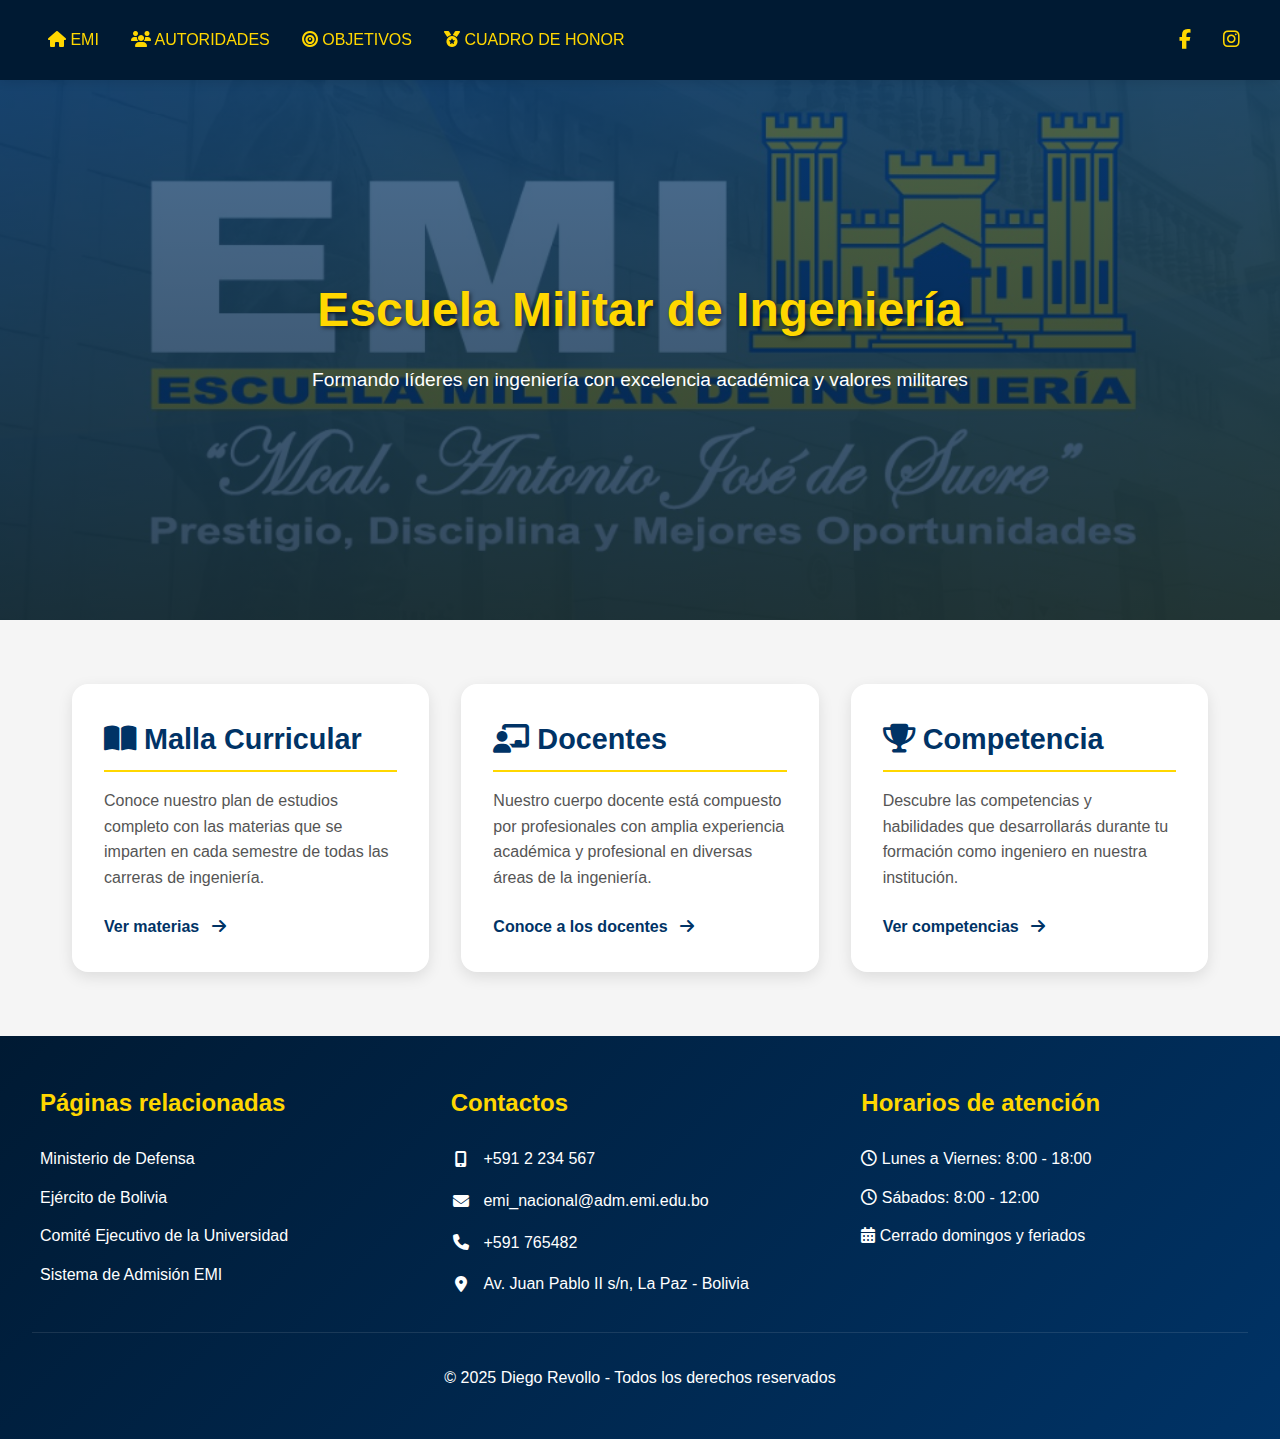
<file: index.html>
<!DOCTYPE html>
<html lang="es">
<head>
    <meta charset="UTF-8">
    <meta name="viewport" content="width=device-width, initial-scale=1.0">
    <title>EMI - Escuela Militar de Ingeniería</title>
    <link rel="stylesheet" href="https://cdnjs.cloudflare.com/ajax/libs/font-awesome/6.4.0/css/all.min.css">
    <link rel="stylesheet" href="./src/css/index.css">
</head>
<body>
    <nav class="nav1">
        <ul class="nav-links">
            <li><a href="#"><i class="fas fa-home"></i> EMI</a></li>
            <li><a href="./pages/autoridades.html"><i class="fas fa-users"></i> AUTORIDADES</a></li>
            <li><a href="./pages/objetivos.html"><i class="fas fa-bullseye"></i> OBJETIVOS</a></li>
            <li><a href="./pages/cuadrohonor.html"><i class="fas fa-medal"></i> CUADRO DE HONOR</a></li>
        </ul>
        <div class="social-links-nav">
            <a href="https://www.facebook.com/EMI.UALP/?locale=es_LA" target="_blank"><i class="fab fa-facebook-f"></i></a>
            <a href="https://www.instagram.com/emi.lapaz/?hl=es" target="_blank"><i class="fab fa-instagram"></i></a>
        </div>
    </nav>
    
    <section class="hero">
        <img src="./src/img/emi.png" alt="EMI - Escuela Militar de Ingeniería">
        <div class="hero-content">
            <h1>Escuela Militar de Ingeniería</h1>
            <p>Formando líderes en ingeniería con excelencia académica y valores militares</p>
        </div>
    </section>

    <div class="contenedor">
        <a href="./pages/materias.html" class="texto">
            <div class="texto-content">
                <h1><i class="fas fa-book-open"></i> Malla Curricular</h1>
                <p>Conoce nuestro plan de estudios completo con las materias que se imparten en cada semestre de todas las carreras de ingeniería.</p>
                <span class="texto-link">Ver materias <i class="fas fa-arrow-right"></i></span>
            </div>
        </a>
        
        <a href="./pages/docentes.html" class="texto">
            <div class="texto-content">
                <h1><i class="fas fa-chalkboard-teacher"></i> Docentes</h1>
                <p>Nuestro cuerpo docente está compuesto por profesionales con amplia experiencia académica y profesional en diversas áreas de la ingeniería.</p>
                <span class="texto-link">Conoce a los docentes <i class="fas fa-arrow-right"></i></span>
            </div>
        </a>
        
        <a href="./pages/competencia.html" class="texto">
            <div class="texto-content">
                <h1><i class="fas fa-trophy"></i> Competencia</h1>
                <p>Descubre las competencias y habilidades que desarrollarás durante tu formación como ingeniero en nuestra institución.</p>
                <span class="texto-link">Ver competencias <i class="fas fa-arrow-right"></i></span>
            </div>
        </a>
    </div>

    <footer>
        <div class="footer-content">
            <div class="footer-section">
                <h2>Páginas relacionadas</h2>
                <ul>
                    <li><a href="#" target="_blank">Ministerio de Defensa</a></li>
                    <li><a href="#" target="_blank">Ejército de Bolivia</a></li>
                    <li><a href="#" target="_blank">Comité Ejecutivo de la Universidad</a></li>
                    <li><a href="#" target="_blank">Sistema de Admisión EMI</a></li>
                </ul>
            </div>
            
            <div class="footer-section">
                <h2>Contactos</h2>
                <div class="contactos">
                    <a href="tel:+5912234567"><i class="fas fa-mobile-alt"></i> +591 2 234 567</a>
                    <a href="mailto:emi_nacional@adm.emi.edu.bo"><i class="fas fa-envelope"></i> emi_nacional@adm.emi.edu.bo</a>
                    <a href="tel:+591765482"><i class="fas fa-phone"></i> +591 765482</a>
                    <a href="#"><i class="fas fa-map-marker-alt"></i> Av. Juan Pablo II s/n, La Paz - Bolivia</a>
                </div>
            </div>
            
            <div class="footer-section">
                <h2>Horarios de atención</h2>
                <ul>
                    <li><i class="far fa-clock"></i> Lunes a Viernes: 8:00 - 18:00</li>
                    <li><i class="far fa-clock"></i> Sábados: 8:00 - 12:00</li>
                    <li><i class="fas fa-calendar-alt"></i> Cerrado domingos y feriados</li>
                </ul>
            </div>
        </div>
        
        <div class="copyright">
            <p>&copy; 2025 Diego Revollo - Todos los derechos reservados</p>
        </div>
    </footer>
</body>
</html>
</file>
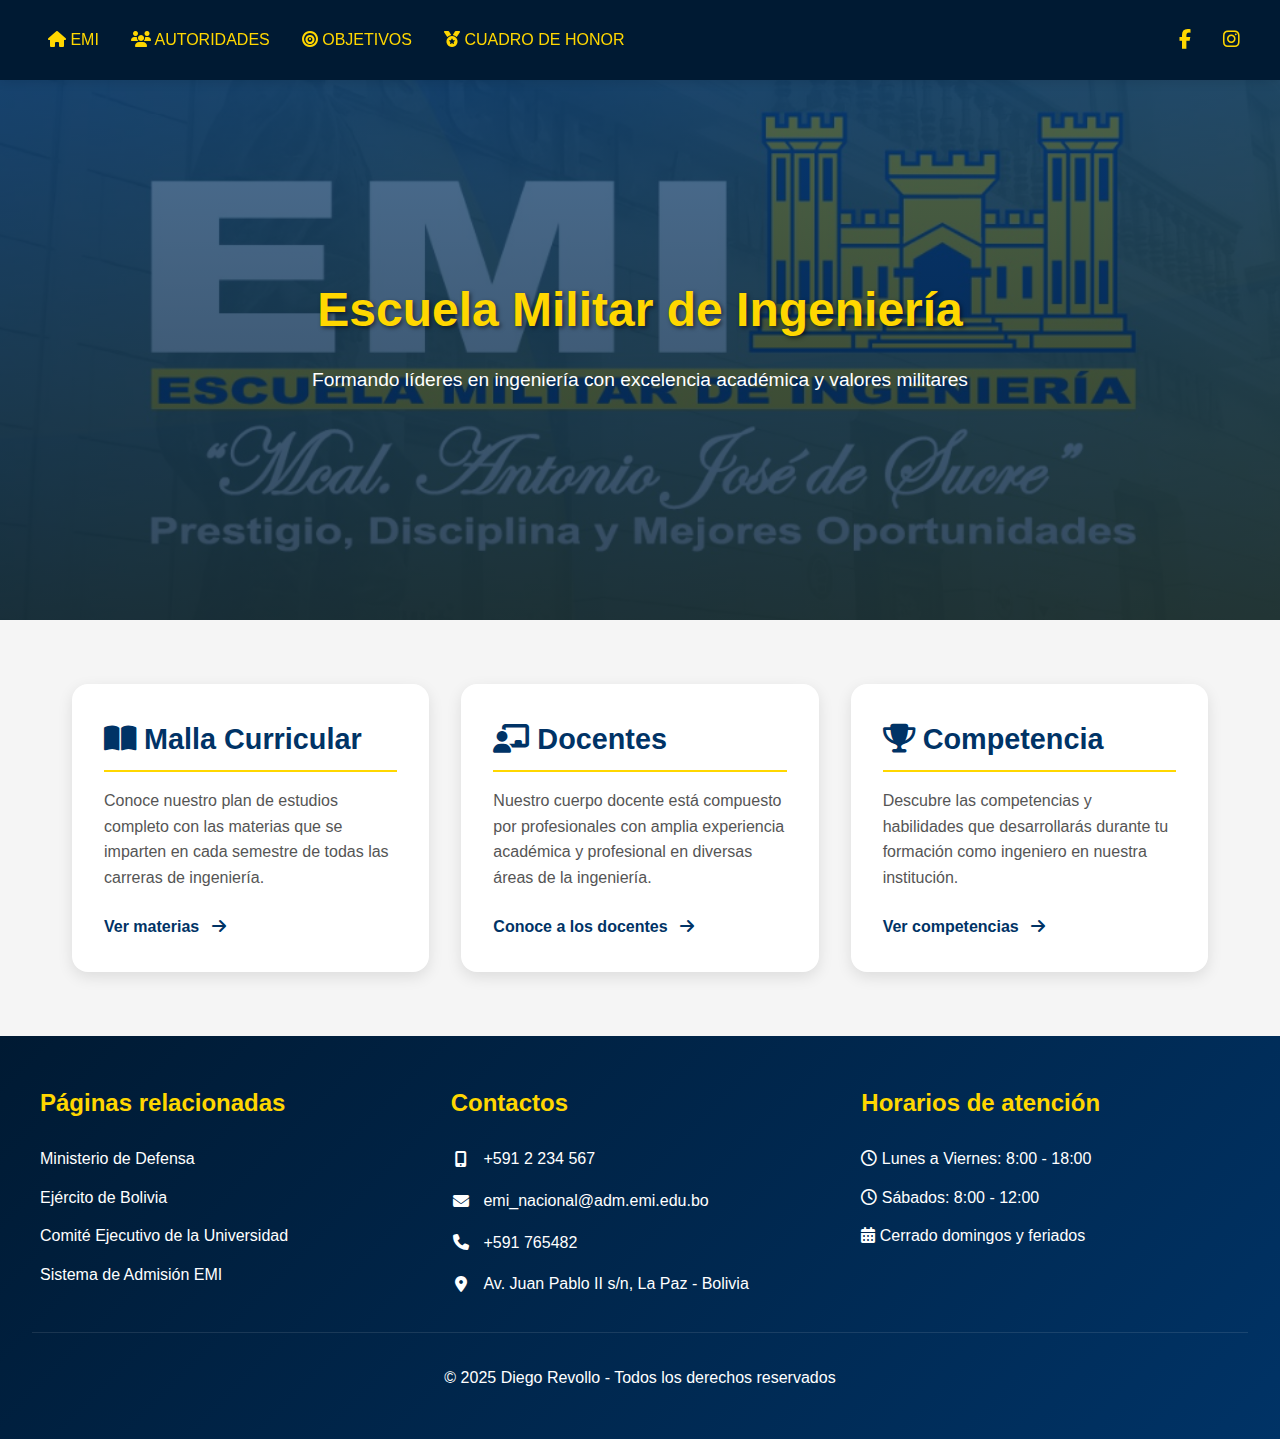
<file: Pagina web sistemas emi/index.html>
<!DOCTYPE html>
<html lang="es">
<head>
    <meta charset="UTF-8">
    <meta name="viewport" content="width=device-width, initial-scale=1.0">
    <title>EMI - Escuela Militar de Ingeniería</title>
    <link rel="stylesheet" href="https://cdnjs.cloudflare.com/ajax/libs/font-awesome/6.4.0/css/all.min.css">
    <link rel="stylesheet" href="./src/css/index.css">
</head>
<body>
    <nav class="nav1">
        <ul class="nav-links">
            <li><a href="#"><i class="fas fa-home"></i> EMI</a></li>
            <li><a href="./pages/autoridades.html"><i class="fas fa-users"></i> AUTORIDADES</a></li>
            <li><a href="./pages/objetivos.html"><i class="fas fa-bullseye"></i> OBJETIVOS</a></li>
            <li><a href="./pages/cuadrohonor.html"><i class="fas fa-medal"></i> CUADRO DE HONOR</a></li>
        </ul>
        <div class="social-links-nav">
            <a href="https://www.facebook.com/EMI.UALP/?locale=es_LA" target="_blank"><i class="fab fa-facebook-f"></i></a>
            <a href="https://www.instagram.com/emi.lapaz/?hl=es" target="_blank"><i class="fab fa-instagram"></i></a>
        </div>
    </nav>
    
    <section class="hero">
        <img src="./src/img/emi.png" alt="EMI - Escuela Militar de Ingeniería">
        <div class="hero-content">
            <h1>Escuela Militar de Ingeniería</h1>
            <p>Formando líderes en ingeniería con excelencia académica y valores militares</p>
        </div>
    </section>

    <div class="contenedor">
        <a href="./pages/materias.html" class="texto">
            <div class="texto-content">
                <h1><i class="fas fa-book-open"></i> Malla Curricular</h1>
                <p>Conoce nuestro plan de estudios completo con las materias que se imparten en cada semestre de todas las carreras de ingeniería.</p>
                <span class="texto-link">Ver materias <i class="fas fa-arrow-right"></i></span>
            </div>
        </a>
        
        <a href="./pages/docentes.html" class="texto">
            <div class="texto-content">
                <h1><i class="fas fa-chalkboard-teacher"></i> Docentes</h1>
                <p>Nuestro cuerpo docente está compuesto por profesionales con amplia experiencia académica y profesional en diversas áreas de la ingeniería.</p>
                <span class="texto-link">Conoce a los docentes <i class="fas fa-arrow-right"></i></span>
            </div>
        </a>
        
        <a href="./pages/competencia.html" class="texto">
            <div class="texto-content">
                <h1><i class="fas fa-trophy"></i> Competencia</h1>
                <p>Descubre las competencias y habilidades que desarrollarás durante tu formación como ingeniero en nuestra institución.</p>
                <span class="texto-link">Ver competencias <i class="fas fa-arrow-right"></i></span>
            </div>
        </a>
    </div>

    <footer>
        <div class="footer-content">
            <div class="footer-section">
                <h2>Páginas relacionadas</h2>
                <ul>
                    <li><a href="#" target="_blank">Ministerio de Defensa</a></li>
                    <li><a href="#" target="_blank">Ejército de Bolivia</a></li>
                    <li><a href="#" target="_blank">Comité Ejecutivo de la Universidad</a></li>
                    <li><a href="#" target="_blank">Sistema de Admisión EMI</a></li>
                </ul>
            </div>
            
            <div class="footer-section">
                <h2>Contactos</h2>
                <div class="contactos">
                    <a href="tel:+5912234567"><i class="fas fa-mobile-alt"></i> +591 2 234 567</a>
                    <a href="mailto:emi_nacional@adm.emi.edu.bo"><i class="fas fa-envelope"></i> emi_nacional@adm.emi.edu.bo</a>
                    <a href="tel:+591765482"><i class="fas fa-phone"></i> +591 765482</a>
                    <a href="#"><i class="fas fa-map-marker-alt"></i> Av. Juan Pablo II s/n, La Paz - Bolivia</a>
                </div>
            </div>
            
            <div class="footer-section">
                <h2>Horarios de atención</h2>
                <ul>
                    <li><i class="far fa-clock"></i> Lunes a Viernes: 8:00 - 18:00</li>
                    <li><i class="far fa-clock"></i> Sábados: 8:00 - 12:00</li>
                    <li><i class="fas fa-calendar-alt"></i> Cerrado domingos y feriados</li>
                </ul>
            </div>
        </div>
        
        <div class="copyright">
            <p>&copy; 2025 Diego Revollo - Todos los derechos reservados</p>
        </div>
    </footer>
</body>
</html>
</file>
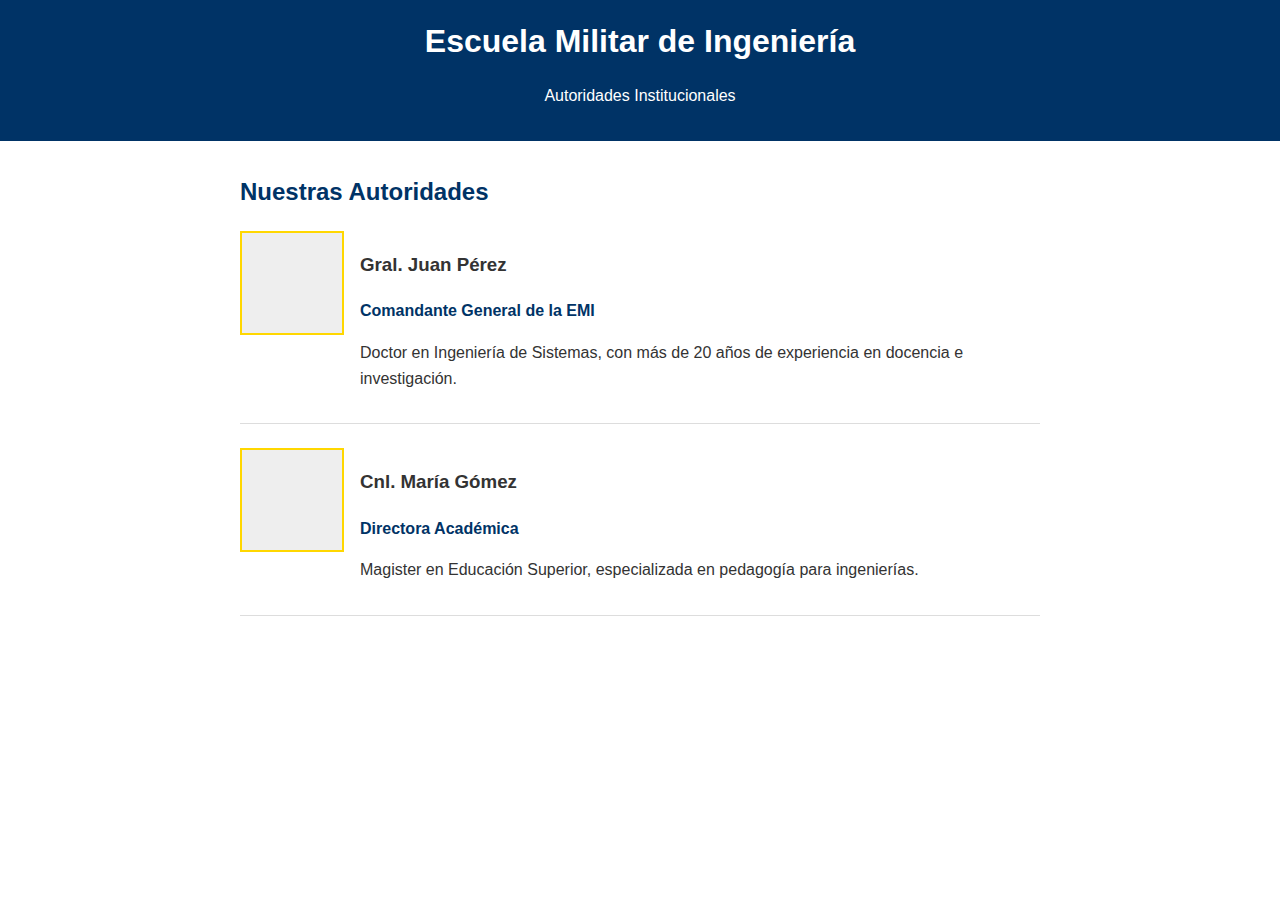
<file: pages/autoridades.html>
<!DOCTYPE html>
<html lang="es">
<head>
    <meta charset="UTF-8">
    <meta name="viewport" content="width=device-width, initial-scale=1.0">
    <title>Autoridades - EMI</title>
    <style>
        :root {
            --emi-blue: #003366;
            --emi-gold: #FFD700;
            --emi-light: #F0F8FF;
        }
        
        body {
            font-family: Arial, sans-serif;
            margin: 0;
            padding: 0;
            line-height: 1.6;
            color: #333;
        }
        
        header {
            background-color: var(--emi-blue);
            color: white;
            padding: 1rem;
            text-align: center;
        }
        header h1 {
            margin: 0;
            color: white;
        }
        
        main {
            max-width: 800px;
            margin: 2rem auto;
            padding: 0 1rem;
        }
        
        h1, h2 {
            color: var(--emi-blue);
        }
        
        .authority-card {
            display: flex;
            margin-bottom: 1.5rem;
            border-bottom: 1px solid #ddd;
            padding-bottom: 1rem;
        }
        
        .authority-img {
            width: 100px;
            height: 100px;
            background-color: #eee;
            margin-right: 1rem;
            border: 2px solid var(--emi-gold);
        }
        
        .authority-info {
            flex: 1;
        }
        
        .position {
            color: var(--emi-blue);
            font-weight: bold;
        }
        
    </style>
</head>
<body>
    <header>
        <h1>Escuela Militar de Ingeniería</h1>
        <p>Autoridades Institucionales</p>
    </header>
    
    
    <main>
        <h2>Nuestras Autoridades</h2>
        
        <div class="authority-card">
            <div class="authority-img"></div>
            <div class="authority-info">
                <h3>Gral. Juan Pérez</h3>
                <p class="position">Comandante General de la EMI</p>
                <p>Doctor en Ingeniería de Sistemas, con más de 20 años de experiencia en docencia e investigación.</p>
            </div>
        </div>
        
        <div class="authority-card">
            <div class="authority-img"></div>
            <div class="authority-info">
                <h3>Cnl. María Gómez</h3>
                <p class="position">Directora Académica</p>
                <p>Magister en Educación Superior, especializada en pedagogía para ingenierías.</p>
            </div>
        </div>
    </main>
</body>
</html>
</file>
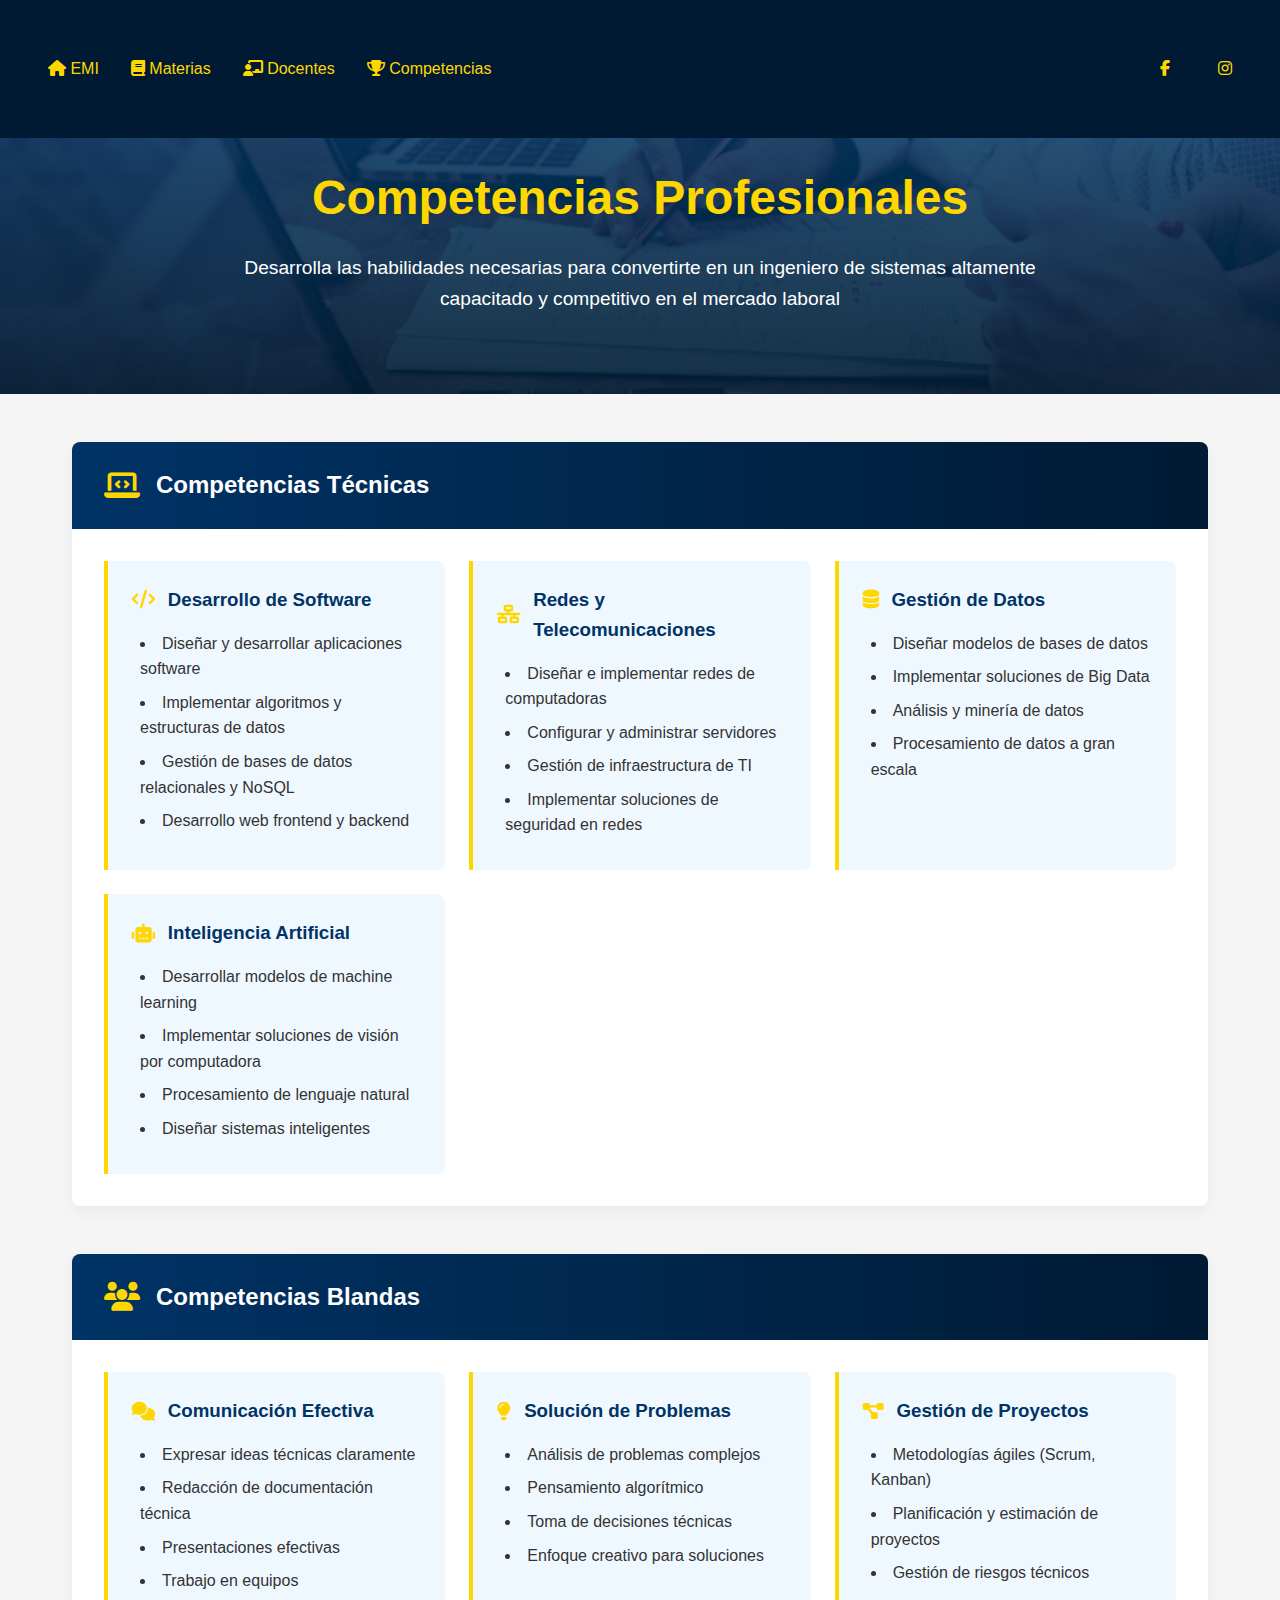
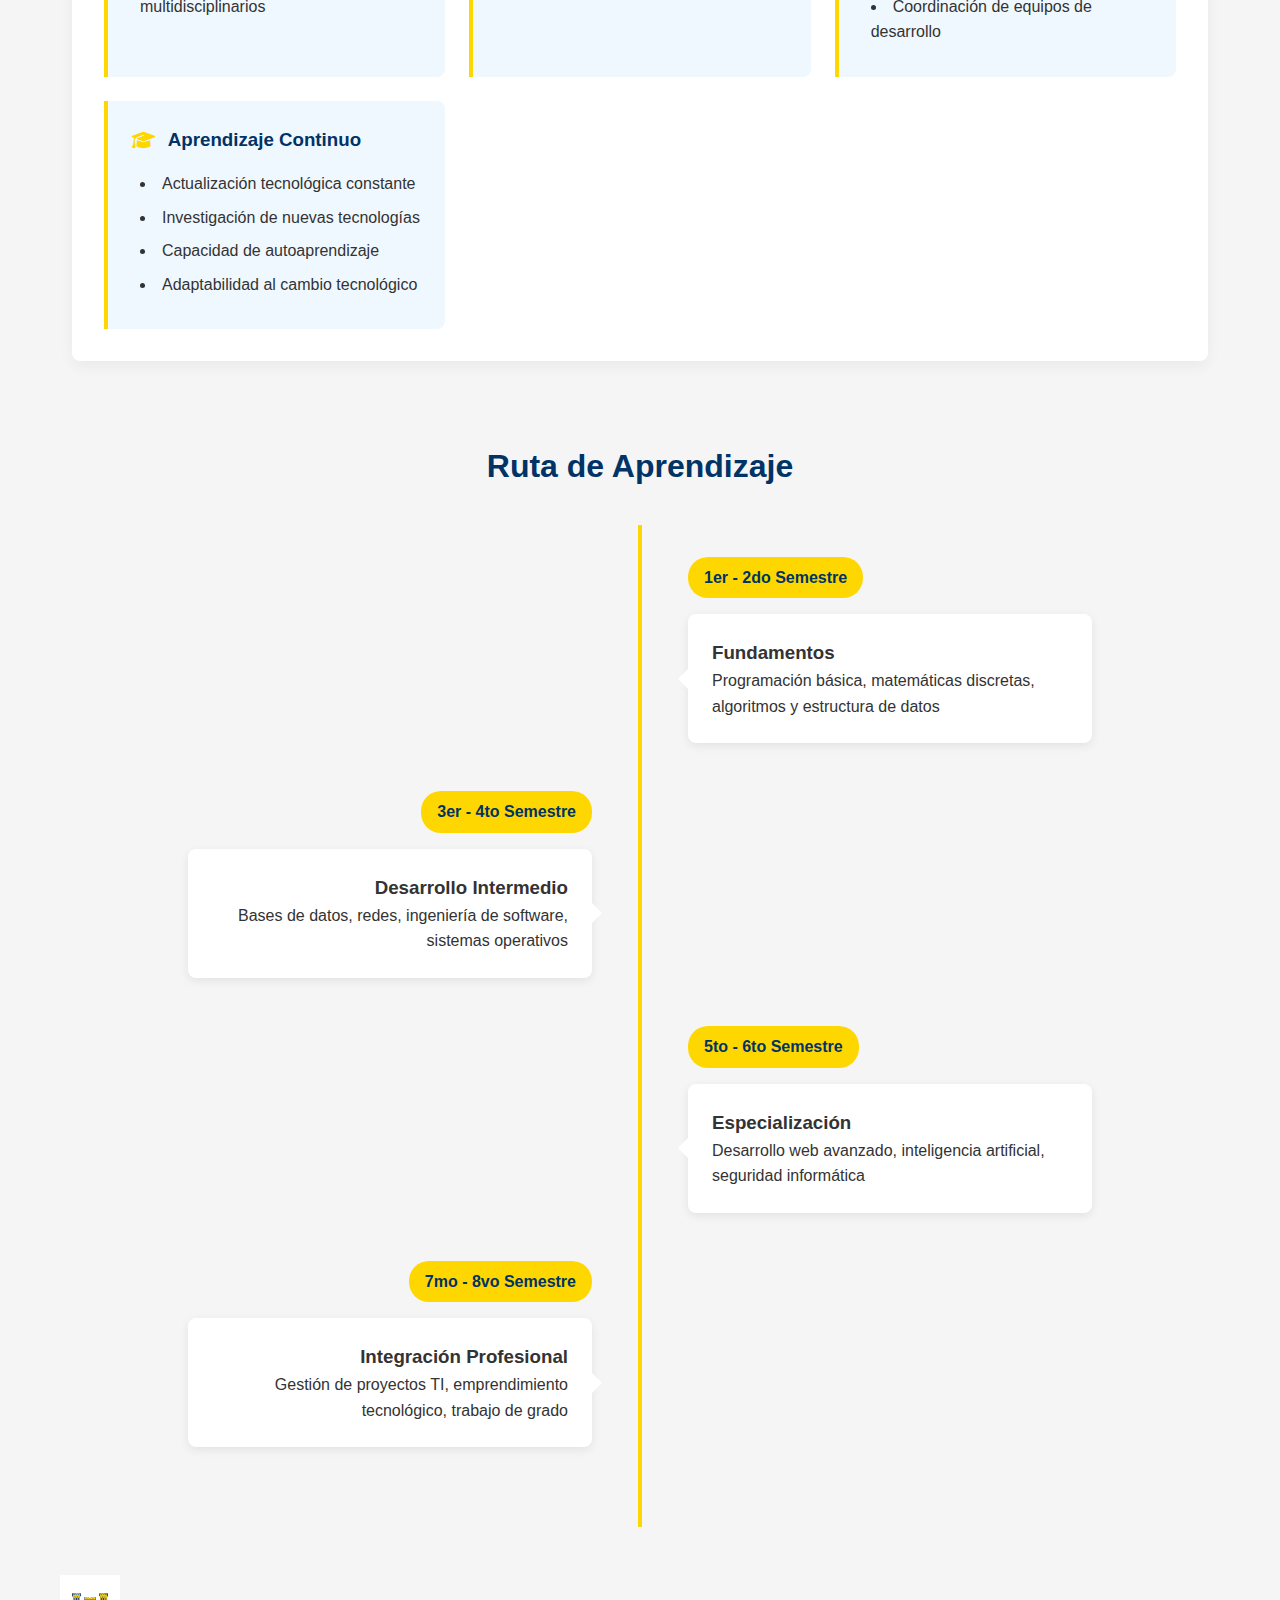
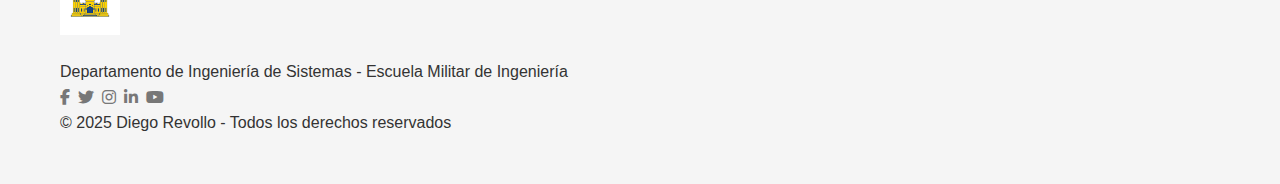
<file: pages/competencia.html>
<!DOCTYPE html>
<html lang="es">
<head>
    <meta charset="UTF-8">
    <meta name="viewport" content="width=device-width, initial-scale=1.0">
    <title>Competencias - Ingeniería de Sistemas EMI</title>
    <link rel="stylesheet" href="https://cdnjs.cloudflare.com/ajax/libs/font-awesome/6.4.0/css/all.min.css">
    <link rel="stylesheet" href="../src/css/competencia.css">
    </head>
<body>
    <nav class="nav1">
        <ul class="nav-links">
            <li><a href="../index.html"><i class="fas fa-home"></i> EMI</a></li>
            <li><a href="materias.html"><i class="fas fa-book"></i> Materias</a></li>
            <li><a href="docentes.html"><i class="fas fa-chalkboard-teacher"></i> Docentes</a></li>
            <li><a href="#"><i class="fas fa-trophy"></i> Competencias</a></li>
        </ul>
        <div class="social-links-nav">
            <a href="https://www.facebook.com/EMI.UALP/?locale=es_LA" target="_blank"><i class="fab fa-facebook-f"></i></a>
            <a href="https://www.instagram.com/emi.lapaz/?hl=es" target="_blank"><i class="fab fa-instagram"></i></a>
        </div>
    </nav>
    
    <section class="competence-hero">
        <h1>Competencias Profesionales</h1>
        <p>Desarrolla las habilidades necesarias para convertirte en un ingeniero de sistemas altamente capacitado y competitivo en el mercado laboral</p>
    </section>
    
    <div class="competence-container">
        <section class="competence-section">
            <div class="competence-header">
                <i class="fas fa-laptop-code competence-icon"></i>
                <h2>Competencias Técnicas</h2>
            </div>
            <div class="competence-content">
                <div class="competence-grid">
                    <div class="competence-card">
                        <h3><i class="fas fa-code"></i> Desarrollo de Software</h3>
                        <ul>
                            <li>Diseñar y desarrollar aplicaciones software</li>
                            <li>Implementar algoritmos y estructuras de datos</li>
                            <li>Gestión de bases de datos relacionales y NoSQL</li>
                            <li>Desarrollo web frontend y backend</li>
                        </ul>
                    </div>
                    
                    <div class="competence-card">
                        <h3><i class="fas fa-network-wired"></i> Redes y Telecomunicaciones</h3>
                        <ul>
                            <li>Diseñar e implementar redes de computadoras</li>
                            <li>Configurar y administrar servidores</li>
                            <li>Gestión de infraestructura de TI</li>
                            <li>Implementar soluciones de seguridad en redes</li>
                        </ul>
                    </div>
                    
                    <div class="competence-card">
                        <h3><i class="fas fa-database"></i> Gestión de Datos</h3>
                        <ul>
                            <li>Diseñar modelos de bases de datos</li>
                            <li>Implementar soluciones de Big Data</li>
                            <li>Análisis y minería de datos</li>
                            <li>Procesamiento de datos a gran escala</li>
                        </ul>
                    </div>
                    
                    <div class="competence-card">
                        <h3><i class="fas fa-robot"></i> Inteligencia Artificial</h3>
                        <ul>
                            <li>Desarrollar modelos de machine learning</li>
                            <li>Implementar soluciones de visión por computadora</li>
                            <li>Procesamiento de lenguaje natural</li>
                            <li>Diseñar sistemas inteligentes</li>
                        </ul>
                    </div>
                </div>
            </div>
        </section>
        
        <section class="competence-section">
            <div class="competence-header">
                <i class="fas fa-users competence-icon"></i>
                <h2>Competencias Blandas</h2>
            </div>
            <div class="competence-content">
                <div class="competence-grid">
                    <div class="competence-card">
                        <h3><i class="fas fa-comments"></i> Comunicación Efectiva</h3>
                        <ul>
                            <li>Expresar ideas técnicas claramente</li>
                            <li>Redacción de documentación técnica</li>
                            <li>Presentaciones efectivas</li>
                            <li>Trabajo en equipos multidisciplinarios</li>
                        </ul>
                    </div>
                    
                    <div class="competence-card">
                        <h3><i class="fas fa-lightbulb"></i> Solución de Problemas</h3>
                        <ul>
                            <li>Análisis de problemas complejos</li>
                            <li>Pensamiento algorítmico</li>
                            <li>Toma de decisiones técnicas</li>
                            <li>Enfoque creativo para soluciones</li>
                        </ul>
                    </div>
                    
                    <div class="competence-card">
                        <h3><i class="fas fa-project-diagram"></i> Gestión de Proyectos</h3>
                        <ul>
                            <li>Metodologías ágiles (Scrum, Kanban)</li>
                            <li>Planificación y estimación de proyectos</li>
                            <li>Gestión de riesgos técnicos</li>
                            <li>Coordinación de equipos de desarrollo</li>
                        </ul>
                    </div>
                    
                    <div class="competence-card">
                        <h3><i class="fas fa-graduation-cap"></i> Aprendizaje Continuo</h3>
                        <ul>
                            <li>Actualización tecnológica constante</li>
                            <li>Investigación de nuevas tecnologías</li>
                            <li>Capacidad de autoaprendizaje</li>
                            <li>Adaptabilidad al cambio tecnológico</li>
                        </ul>
                    </div>
                </div>
            </div>
        </section>
        
        <section class="learning-path">
            <h2>Ruta de Aprendizaje</h2>
            <div class="path-container">
                <div class="path-line"></div>
                
                <div class="path-item">
                    <span class="path-year">1er - 2do Semestre</span>
                    <div class="path-content">
                        <h3>Fundamentos</h3>
                        <p>Programación básica, matemáticas discretas, algoritmos y estructura de datos</p>
                    </div>
                </div>
                
                <div class="path-item">
                    <span class="path-year">3er - 4to Semestre</span>
                    <div class="path-content">
                        <h3>Desarrollo Intermedio</h3>
                        <p>Bases de datos, redes, ingeniería de software, sistemas operativos</p>
                    </div>
                </div>
                
                <div class="path-item">
                    <span class="path-year">5to - 6to Semestre</span>
                    <div class="path-content">
                        <h3>Especialización</h3>
                        <p>Desarrollo web avanzado, inteligencia artificial, seguridad informática</p>
                    </div>
                </div>
                
                <div class="path-item">
                    <span class="path-year">7mo - 8vo Semestre</span>
                    <div class="path-content">
                        <h3>Integración Profesional</h3>
                        <p>Gestión de proyectos TI, emprendimiento tecnológico, trabajo de grado</p>
                    </div>
                </div>
            </div>
        </section>
    </div>
    <footer>
        <div class="container">
            <img src="../src/img/logo.png" alt="Logo EMI" style="height: 60px; margin-bottom: 1rem">
            <p>Departamento de Ingeniería de Sistemas - Escuela Militar de Ingeniería</p>
            <div class="social-links">
                <a href="#"><i class="fab fa-facebook-f"></i></a>
                <a href="#"><i class="fab fa-twitter"></i></a>
                <a href="#"><i class="fab fa-instagram"></i></a>
                <a href="#"><i class="fab fa-linkedin-in"></i></a>
                <a href="#"><i class="fab fa-youtube"></i></a>
            </div>
            <p>&copy; 2025 Diego Revollo - Todos los derechos reservados</p>
        </div>
    </footer>
    
</body>
</html>
</file>
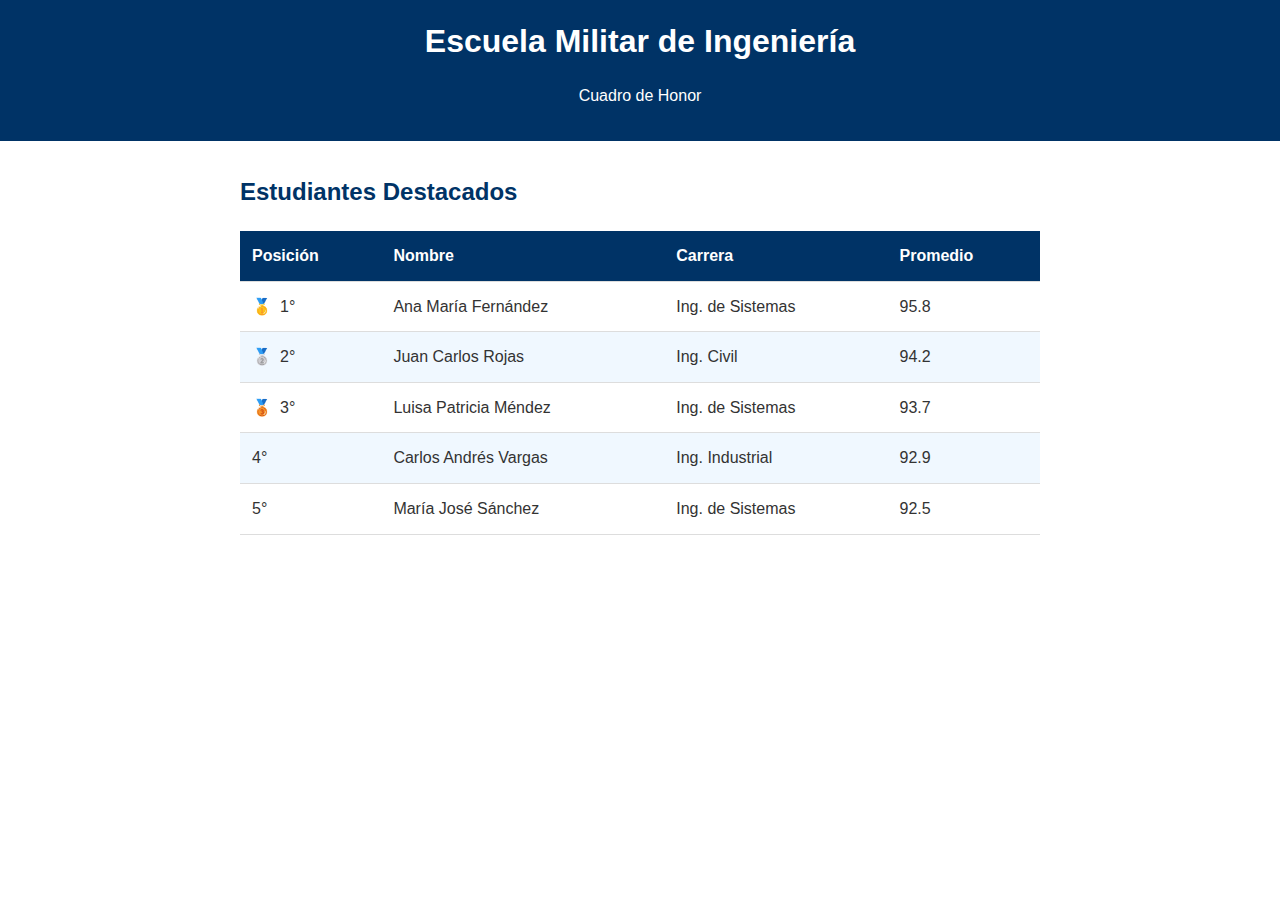
<file: pages/cuadrohonor.html>
<!DOCTYPE html>
<html lang="es">
<head>
    <meta charset="UTF-8">
    <meta name="viewport" content="width=device-width, initial-scale=1.0">
    <title>Cuadro de Honor - EMI</title>
    <style>
        :root {
            --emi-blue: #003366;
            --emi-gold: #FFD700;
            --emi-light: #F0F8FF;
        }
        
        body {
            font-family: Arial, sans-serif;
            margin: 0;
            padding: 0;
            line-height: 1.6;
            color: #333;
        }
        
        header {
            background-color: var(--emi-blue);
            color: white;
            padding: 1rem;
            text-align: center;
        }
        header h1 {
            margin: 0;
            color: white;
        }
        
        main {
            max-width: 800px;
            margin: 2rem auto;
            padding: 0 1rem;
        }
        
        h1, h2 {
            color: var(--emi-blue);
        }
        
        table {
            width: 100%;
            border-collapse: collapse;
            margin-top: 1rem;
        }
        
        th, td {
            padding: 0.75rem;
            text-align: left;
            border-bottom: 1px solid #ddd;
        }
        
        th {
            background-color: var(--emi-blue);
            color: white;
        }
        
        tr:nth-child(even) {
            background-color: var(--emi-light);
        }
        
        .medal {
            color: var(--emi-gold);
            margin-right: 0.5rem;
        }
    </style>
</head>
<body>
    <header>
        <h1>Escuela Militar de Ingeniería</h1>
        <p>Cuadro de Honor</p>
    </header>
    
    <main>
        <h2>Estudiantes Destacados</h2>
        
        <table>
            <thead>
                <tr>
                    <th>Posición</th>
                    <th>Nombre</th>
                    <th>Carrera</th>
                    <th>Promedio</th>
                </tr>
            </thead>
            <tbody>
                <tr>
                    <td><span class="medal">🥇</span>1°</td>
                    <td>Ana María Fernández</td>
                    <td>Ing. de Sistemas</td>
                    <td>95.8</td>
                </tr>
                <tr>
                    <td><span class="medal">🥈</span>2°</td>
                    <td>Juan Carlos Rojas</td>
                    <td>Ing. Civil</td>
                    <td>94.2</td>
                </tr>
                <tr>
                    <td><span class="medal">🥉</span>3°</td>
                    <td>Luisa Patricia Méndez</td>
                    <td>Ing. de Sistemas</td>
                    <td>93.7</td>
                </tr>
                <tr>
                    <td>4°</td>
                    <td>Carlos Andrés Vargas</td>
                    <td>Ing. Industrial</td>
                    <td>92.9</td>
                </tr>
                <tr>
                    <td>5°</td>
                    <td>María José Sánchez</td>
                    <td>Ing. de Sistemas</td>
                    <td>92.5</td>
                </tr>
            </tbody>
        </table>
    </main>
</body>
</html>
</file>
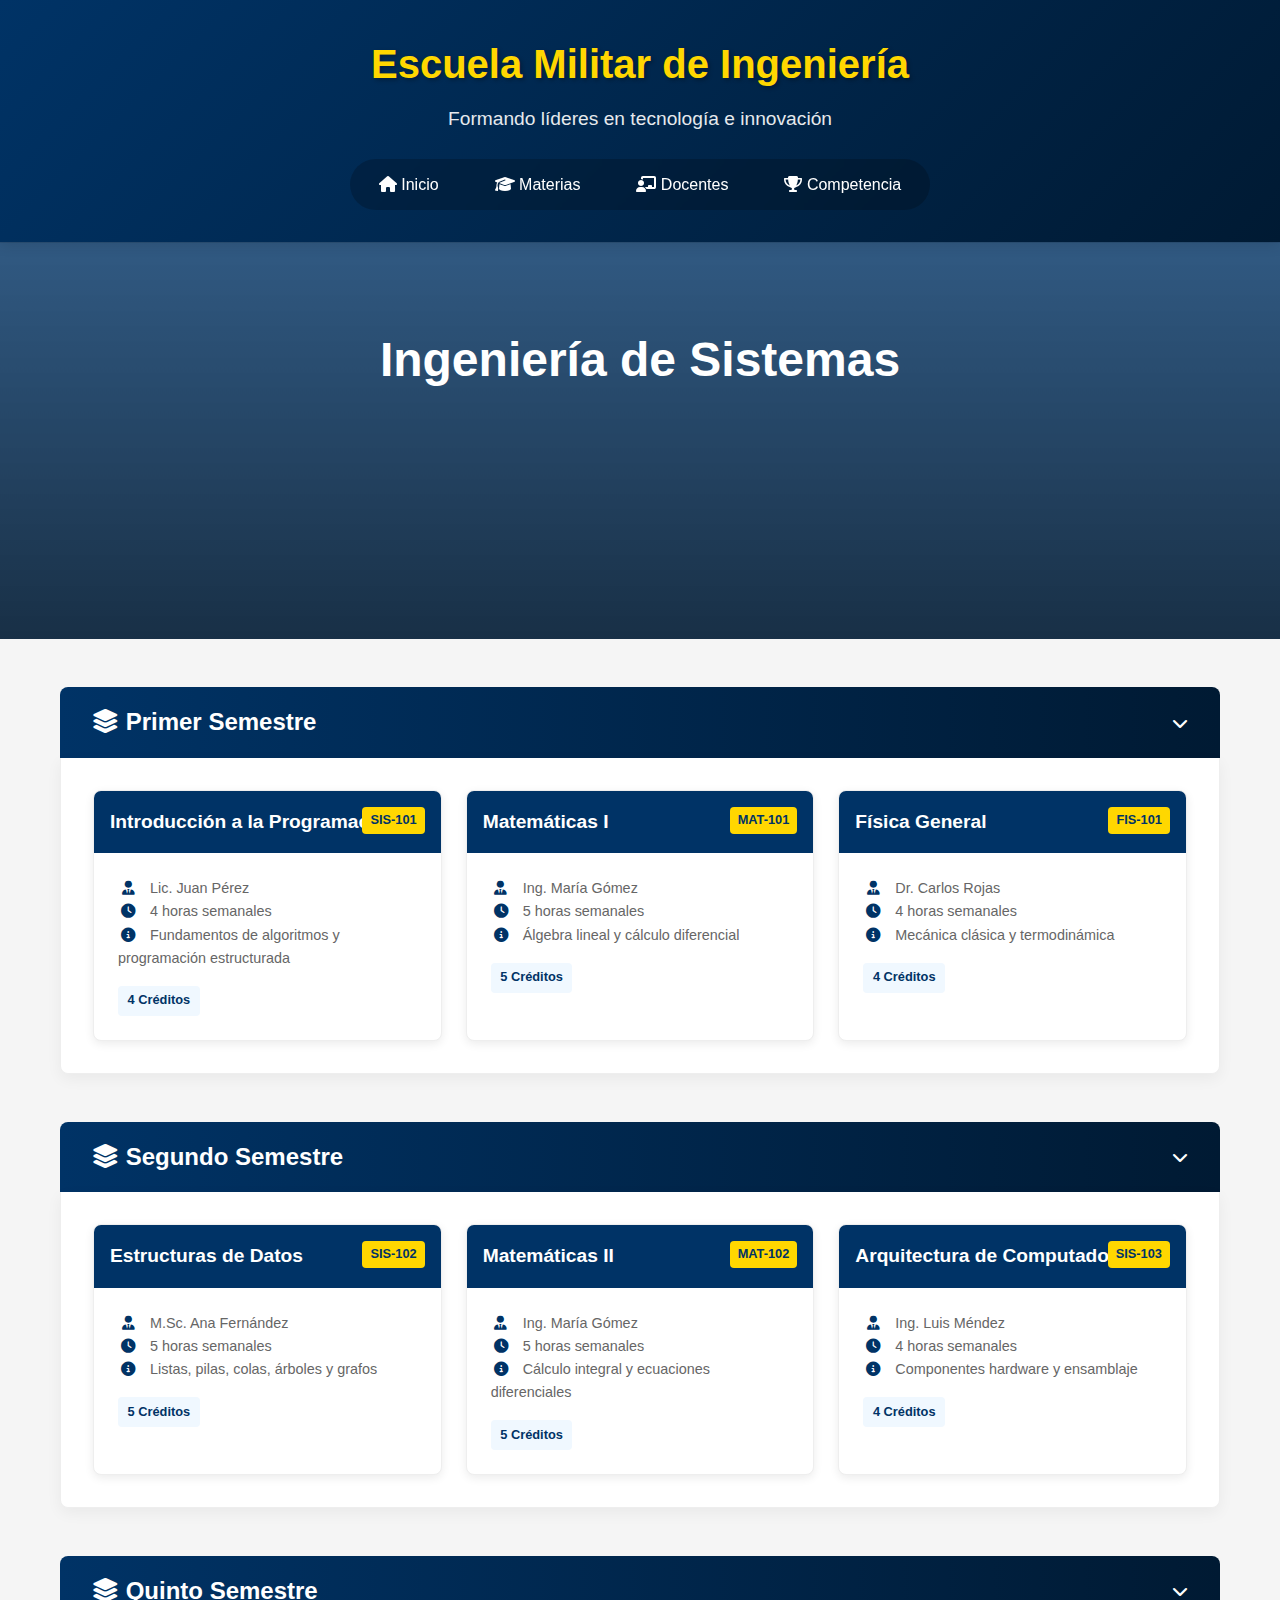
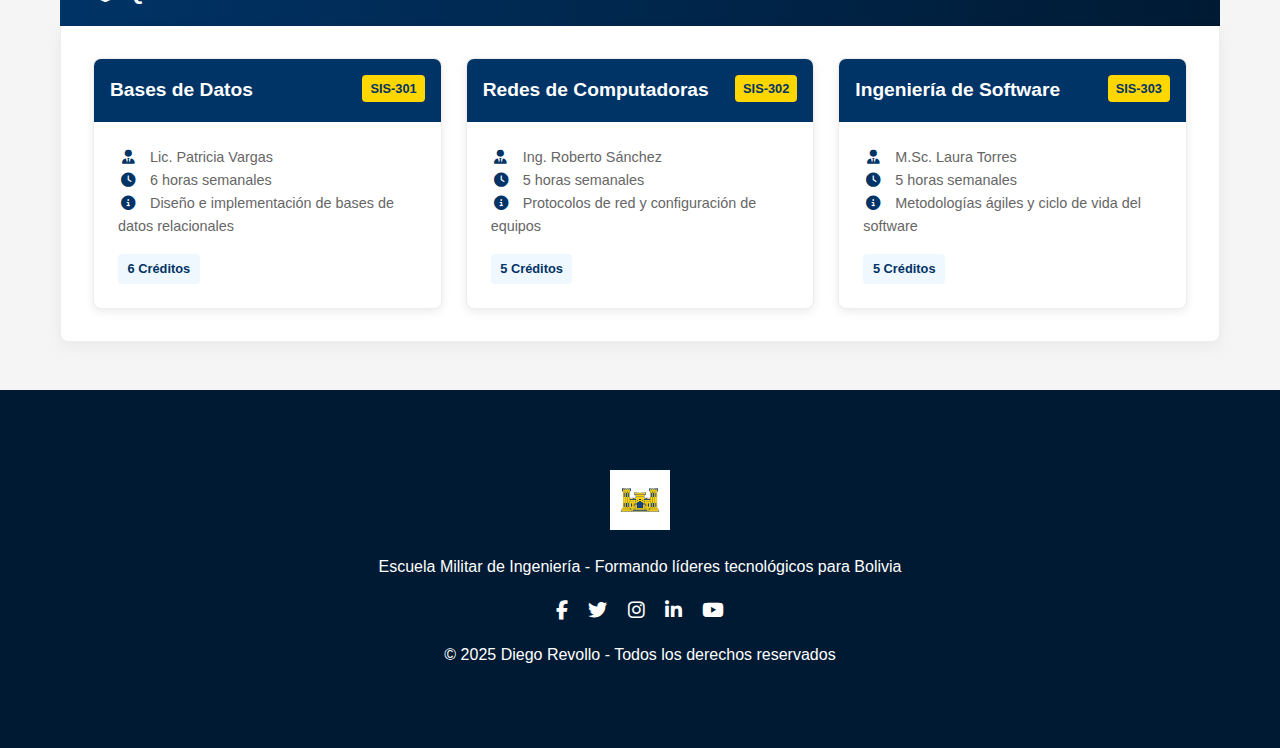
<file: pages/materias.html>
<!DOCTYPE html>
<html lang="es">
<head>
    <meta charset="UTF-8">
    <meta name="viewport" content="width=device-width, initial-scale=1.0">
    <title>EMI - Ingeniería de Sistemas</title>
    <link rel="stylesheet" href="https://cdnjs.cloudflare.com/ajax/libs/font-awesome/6.4.0/css/all.min.css">
    <link rel="stylesheet" href="../src/css/materias.css">
</head>
<body>
    <header>
        <div class="header-content">
            <h1>Escuela Militar de Ingeniería</h1>
            <p class="subtitle">Formando líderes en tecnología e innovación</p>
            <nav>
                <ul>
                    <li><a href="../index.html"><i class="fas fa-home"></i> Inicio</a></li>
                    <li><a href="./docentes.html"><i class="fas fa-graduation-cap"></i> Materias</a></li>
                    <li><a href="#"><i class="fas fa-chalkboard-teacher"></i> Docentes</a></li>
                    <li><a href="./competencia.html"><i class="fas fa-trophy"></i> Competencia</a></li>
                </ul>
            </nav>
        </div>
    </header>
    
    <section class="hero">
        <h2>Ingeniería de Sistemas</h2>
        <p>Descubre el plan de estudios completo de la carrera que combina tecnología, innovación y desarrollo de soluciones digitales para el mundo moderno.</p>
        <a href="#" class="btn"><i class="fas fa-download"></i> Descargar Malla Curricular</a>
    </section>
    
    <div class="container">
        <section class="semester-section">
            <div class="semester-header">
                <h3><i class="fas fa-layer-group"></i> Primer Semestre</h3>
                <i class="fas fa-chevron-down"></i>
            </div>
            <div class="semester-content">
                <div class="subject-card">
                    <div class="subject-header">
                        <h4>Introducción a la Programación</h4>
                        <span class="subject-code">SIS-101</span>
                    </div>
                    <div class="subject-body">
                        <div class="subject-info">
                            <p><i class="fas fa-user-tie"></i> Lic. Juan Pérez</p>
                            <p><i class="fas fa-clock"></i> 4 horas semanales</p>
                            <p><i class="fas fa-info-circle"></i> Fundamentos de algoritmos y programación estructurada</p>
                        </div>
                        <span class="creditos">4 Créditos</span>
                    </div>
                </div>
                
                <div class="subject-card">
                    <div class="subject-header">
                        <h4>Matemáticas I</h4>
                        <span class="subject-code">MAT-101</span>
                    </div>
                    <div class="subject-body">
                        <div class="subject-info">
                            <p><i class="fas fa-user-tie"></i> Ing. María Gómez</p>
                            <p><i class="fas fa-clock"></i> 5 horas semanales</p>
                            <p><i class="fas fa-info-circle"></i> Álgebra lineal y cálculo diferencial</p>
                        </div>
                        <span class="creditos">5 Créditos</span>
                    </div>
                </div>
                
                <div class="subject-card">
                    <div class="subject-header">
                        <h4>Física General</h4>
                        <span class="subject-code">FIS-101</span>
                    </div>
                    <div class="subject-body">
                        <div class="subject-info">
                            <p><i class="fas fa-user-tie"></i> Dr. Carlos Rojas</p>
                            <p><i class="fas fa-clock"></i> 4 horas semanales</p>
                            <p><i class="fas fa-info-circle"></i> Mecánica clásica y termodinámica</p>
                        </div>
                        <span class="creditos">4 Créditos</span>
                    </div>
                </div>
            </div>
        </section>
        
        <section class="semester-section">
            <div class="semester-header">
                <h3><i class="fas fa-layer-group"></i> Segundo Semestre</h3>
                <i class="fas fa-chevron-down"></i>
            </div>
            <div class="semester-content">
                <div class="subject-card">
                    <div class="subject-header">
                        <h4>Estructuras de Datos</h4>
                        <span class="subject-code">SIS-102</span>
                    </div>
                    <div class="subject-body">
                        <div class="subject-info">
                            <p><i class="fas fa-user-tie"></i> M.Sc. Ana Fernández</p>
                            <p><i class="fas fa-clock"></i> 5 horas semanales</p>
                            <p><i class="fas fa-info-circle"></i> Listas, pilas, colas, árboles y grafos</p>
                        </div>
                        <span class="creditos">5 Créditos</span>
                    </div>
                </div>
                
                <div class="subject-card">
                    <div class="subject-header">
                        <h4>Matemáticas II</h4>
                        <span class="subject-code">MAT-102</span>
                    </div>
                    <div class="subject-body">
                        <div class="subject-info">
                            <p><i class="fas fa-user-tie"></i> Ing. María Gómez</p>
                            <p><i class="fas fa-clock"></i> 5 horas semanales</p>
                            <p><i class="fas fa-info-circle"></i> Cálculo integral y ecuaciones diferenciales</p>
                        </div>
                        <span class="creditos">5 Créditos</span>
                    </div>
                </div>
                
                <div class="subject-card">
                    <div class="subject-header">
                        <h4>Arquitectura de Computadoras</h4>
                        <span class="subject-code">SIS-103</span>
                    </div>
                    <div class="subject-body">
                        <div class="subject-info">
                            <p><i class="fas fa-user-tie"></i> Ing. Luis Méndez</p>
                            <p><i class="fas fa-clock"></i> 4 horas semanales</p>
                            <p><i class="fas fa-info-circle"></i> Componentes hardware y ensamblaje</p>
                        </div>
                        <span class="creditos">4 Créditos</span>
                    </div>
                </div>
            </div>
        </section>
        
        <!-- Puedes agregar más semestres aquí -->
        
        <section class="semester-section">
            <div class="semester-header">
                <h3><i class="fas fa-layer-group"></i> Quinto Semestre</h3>
                <i class="fas fa-chevron-down"></i>
            </div>
            <div class="semester-content">
                <div class="subject-card">
                    <div class="subject-header">
                        <h4>Bases de Datos</h4>
                        <span class="subject-code">SIS-301</span>
                    </div>
                    <div class="subject-body">
                        <div class="subject-info">
                            <p><i class="fas fa-user-tie"></i> Lic. Patricia Vargas</p>
                            <p><i class="fas fa-clock"></i> 6 horas semanales</p>
                            <p><i class="fas fa-info-circle"></i> Diseño e implementación de bases de datos relacionales</p>
                        </div>
                        <span class="creditos">6 Créditos</span>
                    </div>
                </div>
                
                <div class="subject-card">
                    <div class="subject-header">
                        <h4>Redes de Computadoras</h4>
                        <span class="subject-code">SIS-302</span>
                    </div>
                    <div class="subject-body">
                        <div class="subject-info">
                            <p><i class="fas fa-user-tie"></i> Ing. Roberto Sánchez</p>
                            <p><i class="fas fa-clock"></i> 5 horas semanales</p>
                            <p><i class="fas fa-info-circle"></i> Protocolos de red y configuración de equipos</p>
                        </div>
                        <span class="creditos">5 Créditos</span>
                    </div>
                </div>
                
                <div class="subject-card">
                    <div class="subject-header">
                        <h4>Ingeniería de Software</h4>
                        <span class="subject-code">SIS-303</span>
                    </div>
                    <div class="subject-body">
                        <div class="subject-info">
                            <p><i class="fas fa-user-tie"></i> M.Sc. Laura Torres</p>
                            <p><i class="fas fa-clock"></i> 5 horas semanales</p>
                            <p><i class="fas fa-info-circle"></i> Metodologías ágiles y ciclo de vida del software</p>
                        </div>
                        <span class="creditos">5 Créditos</span>
                    </div>
                </div>
            </div>
        </section>
    </div>
    
    <footer>
        <div class="container">
            <img src="../src/img/logo.png" alt="Logo EMI" style="height: 60px; margin-bottom: 1rem">
            <p>Escuela Militar de Ingeniería - Formando líderes tecnológicos para Bolivia</p>
            <div class="social-links">
                <a href="#"><i class="fab fa-facebook-f"></i></a>
                <a href="#"><i class="fab fa-twitter"></i></a>
                <a href="#"><i class="fab fa-instagram"></i></a>
                <a href="#"><i class="fab fa-linkedin-in"></i></a>
                <a href="#"><i class="fab fa-youtube"></i></a>
            </div>
            <p>&copy; 2025 Diego Revollo - Todos los derechos reservados</p>
        </div>
    </footer>
    
</body>
</html>
</file>
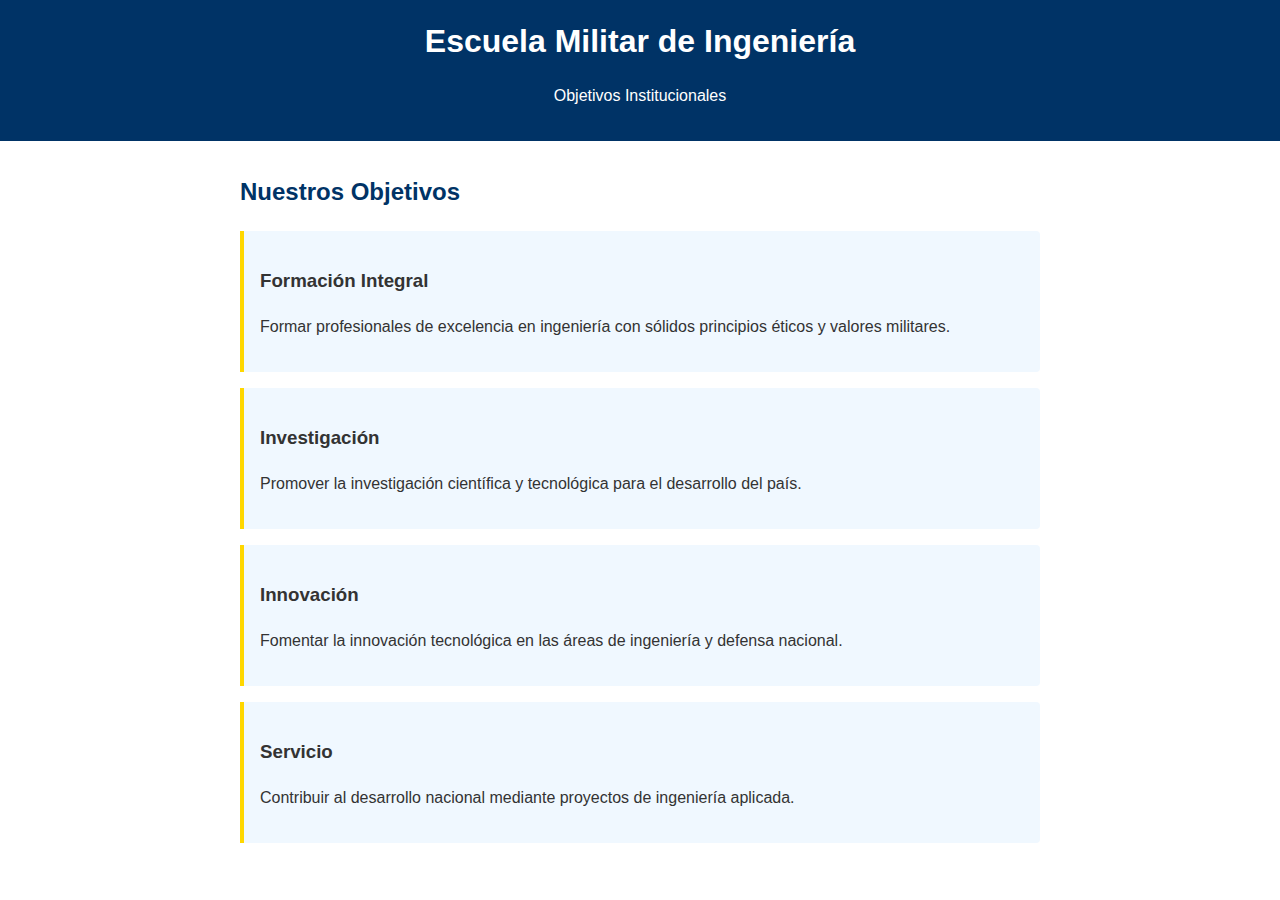
<file: pages/objetivos.html>
<!DOCTYPE html>
<html lang="es">
<head>
    <meta charset="UTF-8">
    <meta name="viewport" content="width=device-width, initial-scale=1.0">
    <title>Objetivos - EMI</title>
    <style>
        :root {
            --emi-blue: #003366;
            --emi-gold: #FFD700;
            --emi-light: #F0F8FF;
        }
        
        body {
            font-family: Arial, sans-serif;
            margin: 0;
            padding: 0;
            line-height: 1.6;
            color: #333;
        }
        
        header {
            background-color: var(--emi-blue);
            color: white;
            padding: 1rem;
            text-align: center;
        }
        header h1 {
            margin: 0;
            color: white;
        }
        
        
        main {
            max-width: 800px;
            margin: 2rem auto;
            padding: 0 1rem;
        }
        
        h1, h2 {
            color: var(--emi-blue);
        }
        
        .objective-card {
            background-color: var(--emi-light);
            border-left: 4px solid var(--emi-gold);
            padding: 1rem;
            margin-bottom: 1rem;
            border-radius: 0 4px 4px 0;
        }
    </style>
</head>
<body>
    <header>
        <h1>Escuela Militar de Ingeniería</h1>
        <p>Objetivos Institucionales</p>
    </header>

    
    <main>
        <h2>Nuestros Objetivos</h2>
        
        <div class="objective-card">
            <h3>Formación Integral</h3>
            <p>Formar profesionales de excelencia en ingeniería con sólidos principios éticos y valores militares.</p>
        </div>
        
        <div class="objective-card">
            <h3>Investigación</h3>
            <p>Promover la investigación científica y tecnológica para el desarrollo del país.</p>
        </div>
        
        <div class="objective-card">
            <h3>Innovación</h3>
            <p>Fomentar la innovación tecnológica en las áreas de ingeniería y defensa nacional.</p>
        </div>
        
        <div class="objective-card">
            <h3>Servicio</h3>
            <p>Contribuir al desarrollo nacional mediante proyectos de ingeniería aplicada.</p>
        </div>
    </main>
</body>
</html>
</file>
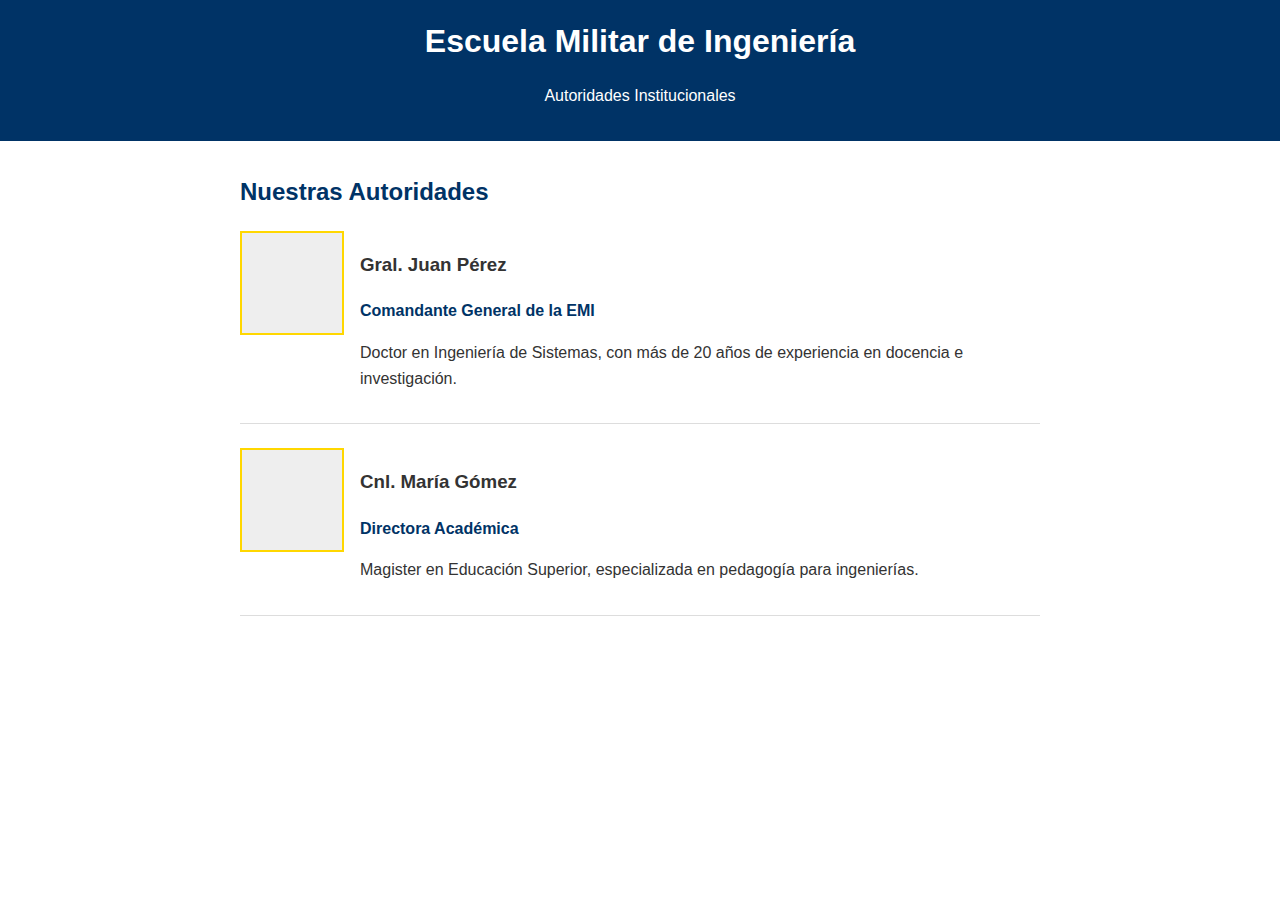
<file: Pagina web sistemas emi/pages/autoridades.html>
<!DOCTYPE html>
<html lang="es">
<head>
    <meta charset="UTF-8">
    <meta name="viewport" content="width=device-width, initial-scale=1.0">
    <title>Autoridades - EMI</title>
    <style>
        :root {
            --emi-blue: #003366;
            --emi-gold: #FFD700;
            --emi-light: #F0F8FF;
        }
        
        body {
            font-family: Arial, sans-serif;
            margin: 0;
            padding: 0;
            line-height: 1.6;
            color: #333;
        }
        
        header {
            background-color: var(--emi-blue);
            color: white;
            padding: 1rem;
            text-align: center;
        }
        header h1 {
            margin: 0;
            color: white;
        }
        
        main {
            max-width: 800px;
            margin: 2rem auto;
            padding: 0 1rem;
        }
        
        h1, h2 {
            color: var(--emi-blue);
        }
        
        .authority-card {
            display: flex;
            margin-bottom: 1.5rem;
            border-bottom: 1px solid #ddd;
            padding-bottom: 1rem;
        }
        
        .authority-img {
            width: 100px;
            height: 100px;
            background-color: #eee;
            margin-right: 1rem;
            border: 2px solid var(--emi-gold);
        }
        
        .authority-info {
            flex: 1;
        }
        
        .position {
            color: var(--emi-blue);
            font-weight: bold;
        }
        
    </style>
</head>
<body>
    <header>
        <h1>Escuela Militar de Ingeniería</h1>
        <p>Autoridades Institucionales</p>
    </header>
    
    
    <main>
        <h2>Nuestras Autoridades</h2>
        
        <div class="authority-card">
            <div class="authority-img"></div>
            <div class="authority-info">
                <h3>Gral. Juan Pérez</h3>
                <p class="position">Comandante General de la EMI</p>
                <p>Doctor en Ingeniería de Sistemas, con más de 20 años de experiencia en docencia e investigación.</p>
            </div>
        </div>
        
        <div class="authority-card">
            <div class="authority-img"></div>
            <div class="authority-info">
                <h3>Cnl. María Gómez</h3>
                <p class="position">Directora Académica</p>
                <p>Magister en Educación Superior, especializada en pedagogía para ingenierías.</p>
            </div>
        </div>
    </main>
</body>
</html>
</file>
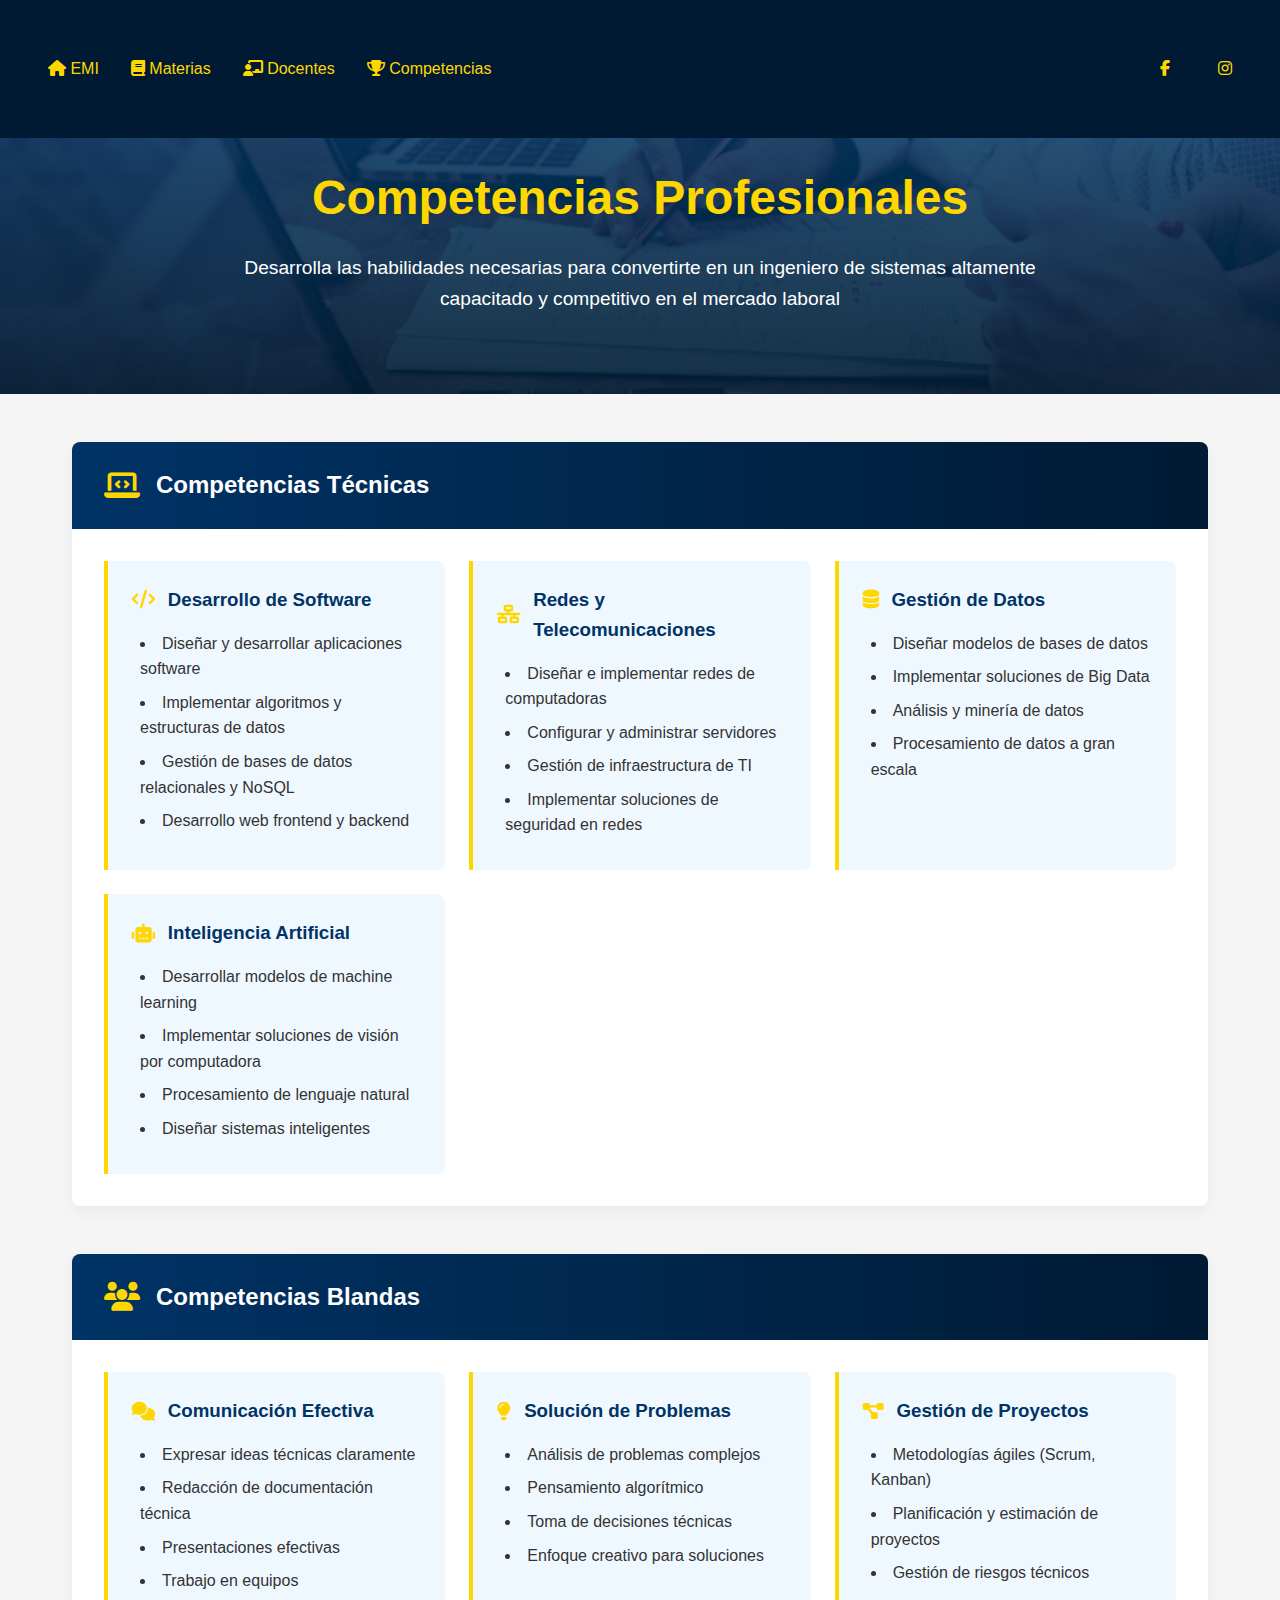
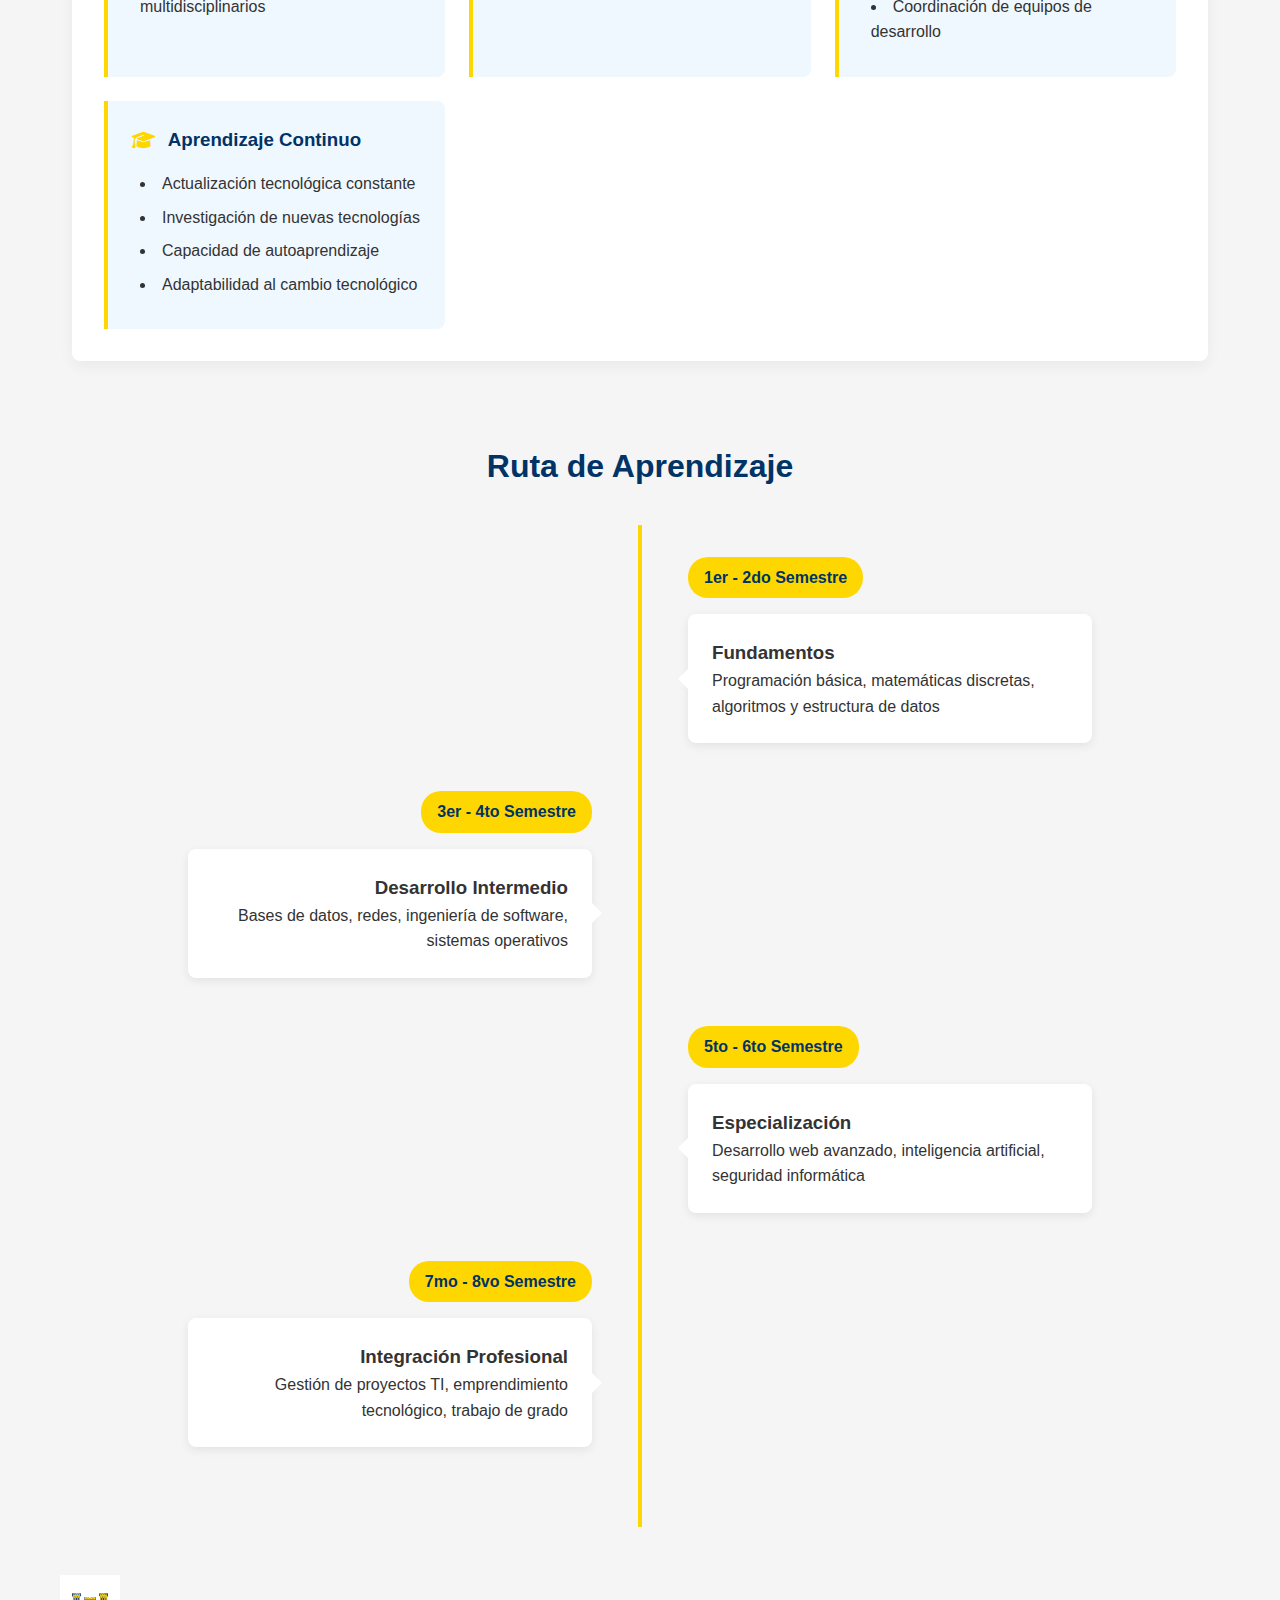
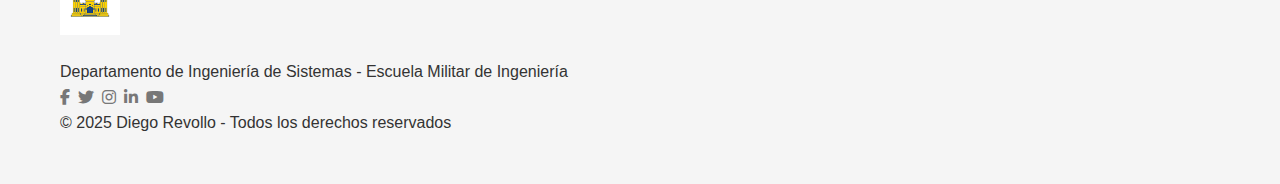
<file: Pagina web sistemas emi/pages/competencia.html>
<!DOCTYPE html>
<html lang="es">
<head>
    <meta charset="UTF-8">
    <meta name="viewport" content="width=device-width, initial-scale=1.0">
    <title>Competencias - Ingeniería de Sistemas EMI</title>
    <link rel="stylesheet" href="https://cdnjs.cloudflare.com/ajax/libs/font-awesome/6.4.0/css/all.min.css">
    <link rel="stylesheet" href="../src/css/competencia.css">
    </head>
<body>
    <nav class="nav1">
        <ul class="nav-links">
            <li><a href="../index.html"><i class="fas fa-home"></i> EMI</a></li>
            <li><a href="materias.html"><i class="fas fa-book"></i> Materias</a></li>
            <li><a href="docentes.html"><i class="fas fa-chalkboard-teacher"></i> Docentes</a></li>
            <li><a href="#"><i class="fas fa-trophy"></i> Competencias</a></li>
        </ul>
        <div class="social-links-nav">
            <a href="https://www.facebook.com/EMI.UALP/?locale=es_LA" target="_blank"><i class="fab fa-facebook-f"></i></a>
            <a href="https://www.instagram.com/emi.lapaz/?hl=es" target="_blank"><i class="fab fa-instagram"></i></a>
        </div>
    </nav>
    
    <section class="competence-hero">
        <h1>Competencias Profesionales</h1>
        <p>Desarrolla las habilidades necesarias para convertirte en un ingeniero de sistemas altamente capacitado y competitivo en el mercado laboral</p>
    </section>
    
    <div class="competence-container">
        <section class="competence-section">
            <div class="competence-header">
                <i class="fas fa-laptop-code competence-icon"></i>
                <h2>Competencias Técnicas</h2>
            </div>
            <div class="competence-content">
                <div class="competence-grid">
                    <div class="competence-card">
                        <h3><i class="fas fa-code"></i> Desarrollo de Software</h3>
                        <ul>
                            <li>Diseñar y desarrollar aplicaciones software</li>
                            <li>Implementar algoritmos y estructuras de datos</li>
                            <li>Gestión de bases de datos relacionales y NoSQL</li>
                            <li>Desarrollo web frontend y backend</li>
                        </ul>
                    </div>
                    
                    <div class="competence-card">
                        <h3><i class="fas fa-network-wired"></i> Redes y Telecomunicaciones</h3>
                        <ul>
                            <li>Diseñar e implementar redes de computadoras</li>
                            <li>Configurar y administrar servidores</li>
                            <li>Gestión de infraestructura de TI</li>
                            <li>Implementar soluciones de seguridad en redes</li>
                        </ul>
                    </div>
                    
                    <div class="competence-card">
                        <h3><i class="fas fa-database"></i> Gestión de Datos</h3>
                        <ul>
                            <li>Diseñar modelos de bases de datos</li>
                            <li>Implementar soluciones de Big Data</li>
                            <li>Análisis y minería de datos</li>
                            <li>Procesamiento de datos a gran escala</li>
                        </ul>
                    </div>
                    
                    <div class="competence-card">
                        <h3><i class="fas fa-robot"></i> Inteligencia Artificial</h3>
                        <ul>
                            <li>Desarrollar modelos de machine learning</li>
                            <li>Implementar soluciones de visión por computadora</li>
                            <li>Procesamiento de lenguaje natural</li>
                            <li>Diseñar sistemas inteligentes</li>
                        </ul>
                    </div>
                </div>
            </div>
        </section>
        
        <section class="competence-section">
            <div class="competence-header">
                <i class="fas fa-users competence-icon"></i>
                <h2>Competencias Blandas</h2>
            </div>
            <div class="competence-content">
                <div class="competence-grid">
                    <div class="competence-card">
                        <h3><i class="fas fa-comments"></i> Comunicación Efectiva</h3>
                        <ul>
                            <li>Expresar ideas técnicas claramente</li>
                            <li>Redacción de documentación técnica</li>
                            <li>Presentaciones efectivas</li>
                            <li>Trabajo en equipos multidisciplinarios</li>
                        </ul>
                    </div>
                    
                    <div class="competence-card">
                        <h3><i class="fas fa-lightbulb"></i> Solución de Problemas</h3>
                        <ul>
                            <li>Análisis de problemas complejos</li>
                            <li>Pensamiento algorítmico</li>
                            <li>Toma de decisiones técnicas</li>
                            <li>Enfoque creativo para soluciones</li>
                        </ul>
                    </div>
                    
                    <div class="competence-card">
                        <h3><i class="fas fa-project-diagram"></i> Gestión de Proyectos</h3>
                        <ul>
                            <li>Metodologías ágiles (Scrum, Kanban)</li>
                            <li>Planificación y estimación de proyectos</li>
                            <li>Gestión de riesgos técnicos</li>
                            <li>Coordinación de equipos de desarrollo</li>
                        </ul>
                    </div>
                    
                    <div class="competence-card">
                        <h3><i class="fas fa-graduation-cap"></i> Aprendizaje Continuo</h3>
                        <ul>
                            <li>Actualización tecnológica constante</li>
                            <li>Investigación de nuevas tecnologías</li>
                            <li>Capacidad de autoaprendizaje</li>
                            <li>Adaptabilidad al cambio tecnológico</li>
                        </ul>
                    </div>
                </div>
            </div>
        </section>
        
        <section class="learning-path">
            <h2>Ruta de Aprendizaje</h2>
            <div class="path-container">
                <div class="path-line"></div>
                
                <div class="path-item">
                    <span class="path-year">1er - 2do Semestre</span>
                    <div class="path-content">
                        <h3>Fundamentos</h3>
                        <p>Programación básica, matemáticas discretas, algoritmos y estructura de datos</p>
                    </div>
                </div>
                
                <div class="path-item">
                    <span class="path-year">3er - 4to Semestre</span>
                    <div class="path-content">
                        <h3>Desarrollo Intermedio</h3>
                        <p>Bases de datos, redes, ingeniería de software, sistemas operativos</p>
                    </div>
                </div>
                
                <div class="path-item">
                    <span class="path-year">5to - 6to Semestre</span>
                    <div class="path-content">
                        <h3>Especialización</h3>
                        <p>Desarrollo web avanzado, inteligencia artificial, seguridad informática</p>
                    </div>
                </div>
                
                <div class="path-item">
                    <span class="path-year">7mo - 8vo Semestre</span>
                    <div class="path-content">
                        <h3>Integración Profesional</h3>
                        <p>Gestión de proyectos TI, emprendimiento tecnológico, trabajo de grado</p>
                    </div>
                </div>
            </div>
        </section>
    </div>
    <footer>
        <div class="container">
            <img src="../src/img/logo.png" alt="Logo EMI" style="height: 60px; margin-bottom: 1rem">
            <p>Departamento de Ingeniería de Sistemas - Escuela Militar de Ingeniería</p>
            <div class="social-links">
                <a href="#"><i class="fab fa-facebook-f"></i></a>
                <a href="#"><i class="fab fa-twitter"></i></a>
                <a href="#"><i class="fab fa-instagram"></i></a>
                <a href="#"><i class="fab fa-linkedin-in"></i></a>
                <a href="#"><i class="fab fa-youtube"></i></a>
            </div>
            <p>&copy; 2025 Diego Revollo - Todos los derechos reservados</p>
        </div>
    </footer>
    
</body>
</html>
</file>
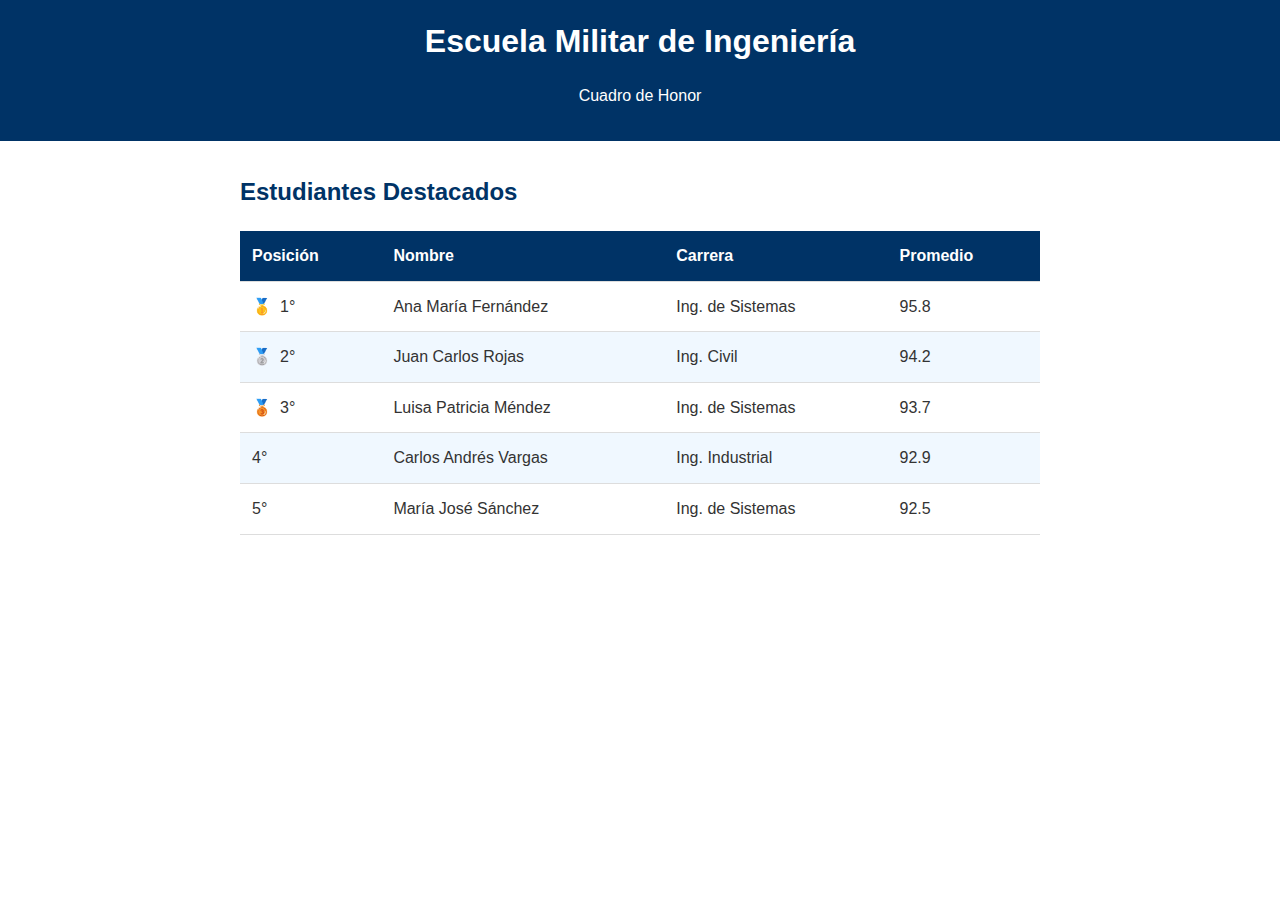
<file: Pagina web sistemas emi/pages/cuadrohonor.html>
<!DOCTYPE html>
<html lang="es">
<head>
    <meta charset="UTF-8">
    <meta name="viewport" content="width=device-width, initial-scale=1.0">
    <title>Cuadro de Honor - EMI</title>
    <style>
        :root {
            --emi-blue: #003366;
            --emi-gold: #FFD700;
            --emi-light: #F0F8FF;
        }
        
        body {
            font-family: Arial, sans-serif;
            margin: 0;
            padding: 0;
            line-height: 1.6;
            color: #333;
        }
        
        header {
            background-color: var(--emi-blue);
            color: white;
            padding: 1rem;
            text-align: center;
        }
        header h1 {
            margin: 0;
            color: white;
        }
        
        main {
            max-width: 800px;
            margin: 2rem auto;
            padding: 0 1rem;
        }
        
        h1, h2 {
            color: var(--emi-blue);
        }
        
        table {
            width: 100%;
            border-collapse: collapse;
            margin-top: 1rem;
        }
        
        th, td {
            padding: 0.75rem;
            text-align: left;
            border-bottom: 1px solid #ddd;
        }
        
        th {
            background-color: var(--emi-blue);
            color: white;
        }
        
        tr:nth-child(even) {
            background-color: var(--emi-light);
        }
        
        .medal {
            color: var(--emi-gold);
            margin-right: 0.5rem;
        }
    </style>
</head>
<body>
    <header>
        <h1>Escuela Militar de Ingeniería</h1>
        <p>Cuadro de Honor</p>
    </header>
    
    <main>
        <h2>Estudiantes Destacados</h2>
        
        <table>
            <thead>
                <tr>
                    <th>Posición</th>
                    <th>Nombre</th>
                    <th>Carrera</th>
                    <th>Promedio</th>
                </tr>
            </thead>
            <tbody>
                <tr>
                    <td><span class="medal">🥇</span>1°</td>
                    <td>Ana María Fernández</td>
                    <td>Ing. de Sistemas</td>
                    <td>95.8</td>
                </tr>
                <tr>
                    <td><span class="medal">🥈</span>2°</td>
                    <td>Juan Carlos Rojas</td>
                    <td>Ing. Civil</td>
                    <td>94.2</td>
                </tr>
                <tr>
                    <td><span class="medal">🥉</span>3°</td>
                    <td>Luisa Patricia Méndez</td>
                    <td>Ing. de Sistemas</td>
                    <td>93.7</td>
                </tr>
                <tr>
                    <td>4°</td>
                    <td>Carlos Andrés Vargas</td>
                    <td>Ing. Industrial</td>
                    <td>92.9</td>
                </tr>
                <tr>
                    <td>5°</td>
                    <td>María José Sánchez</td>
                    <td>Ing. de Sistemas</td>
                    <td>92.5</td>
                </tr>
            </tbody>
        </table>
    </main>
</body>
</html>
</file>
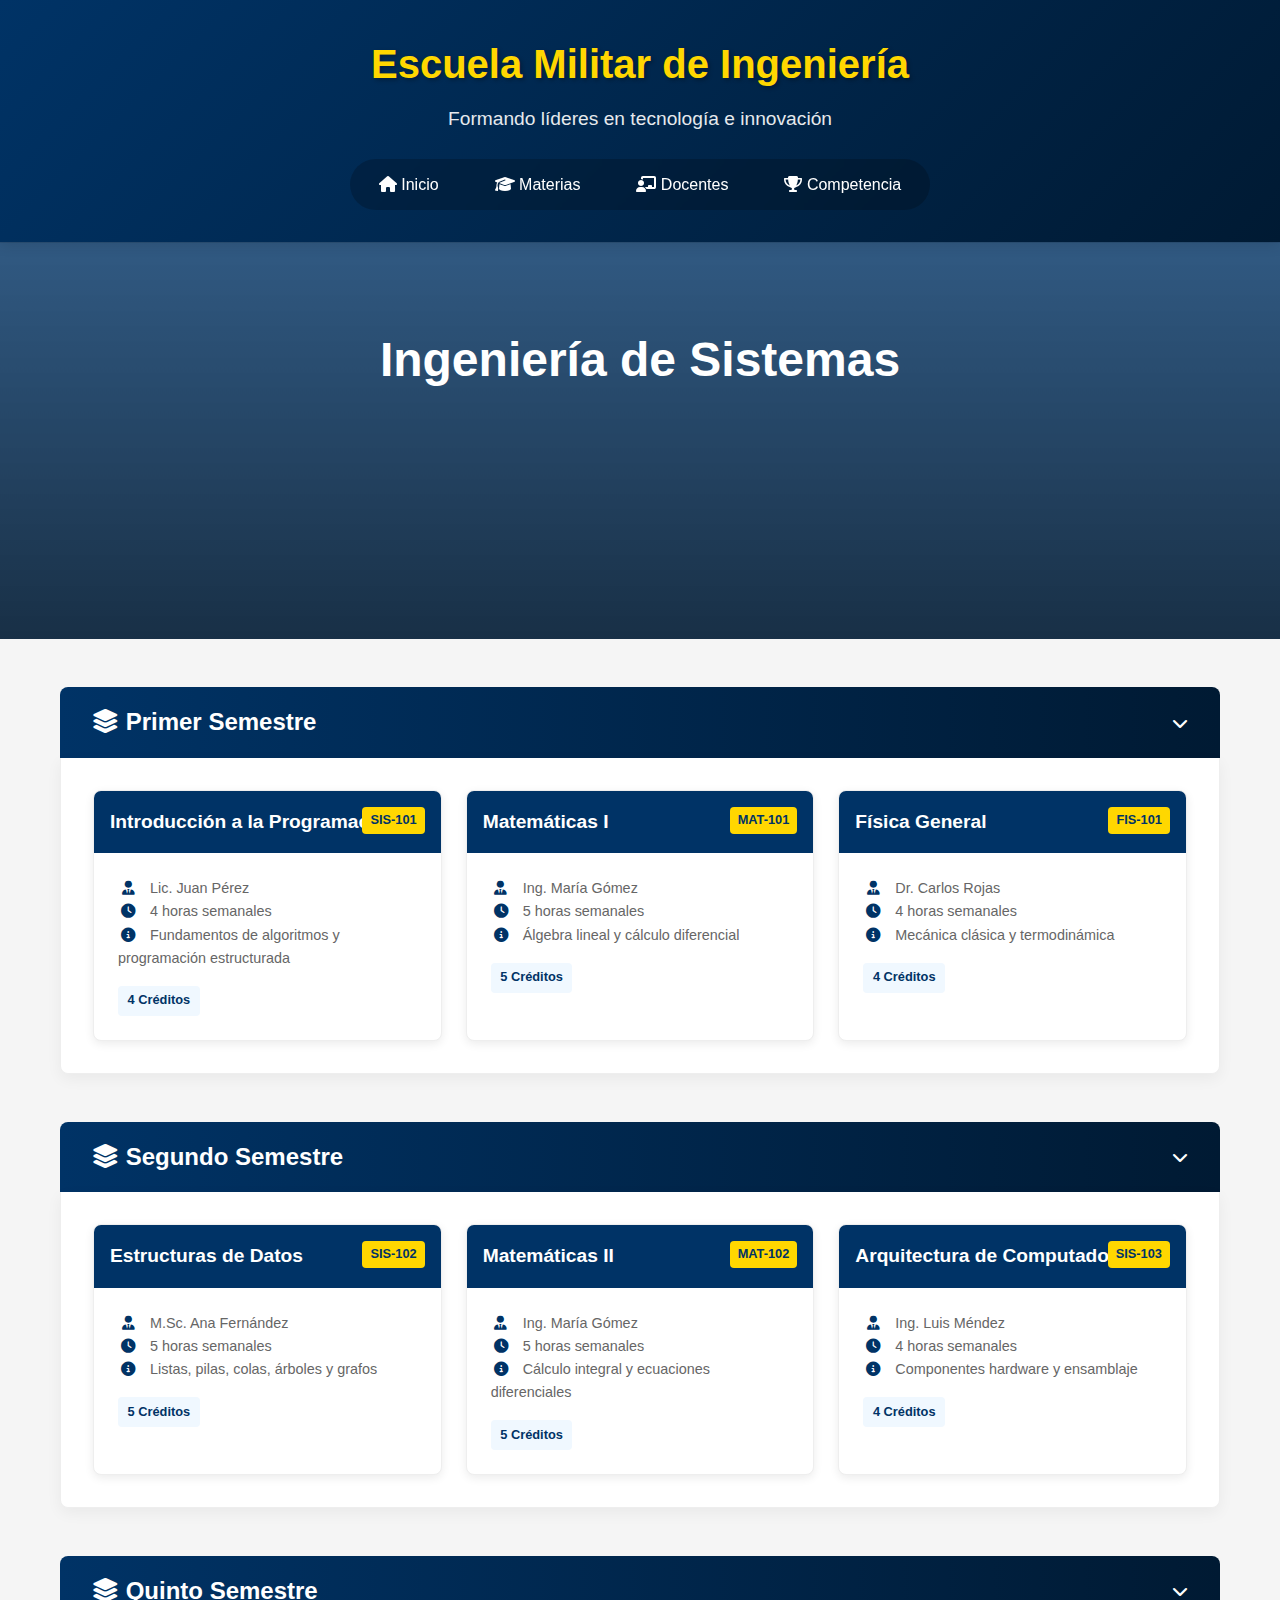
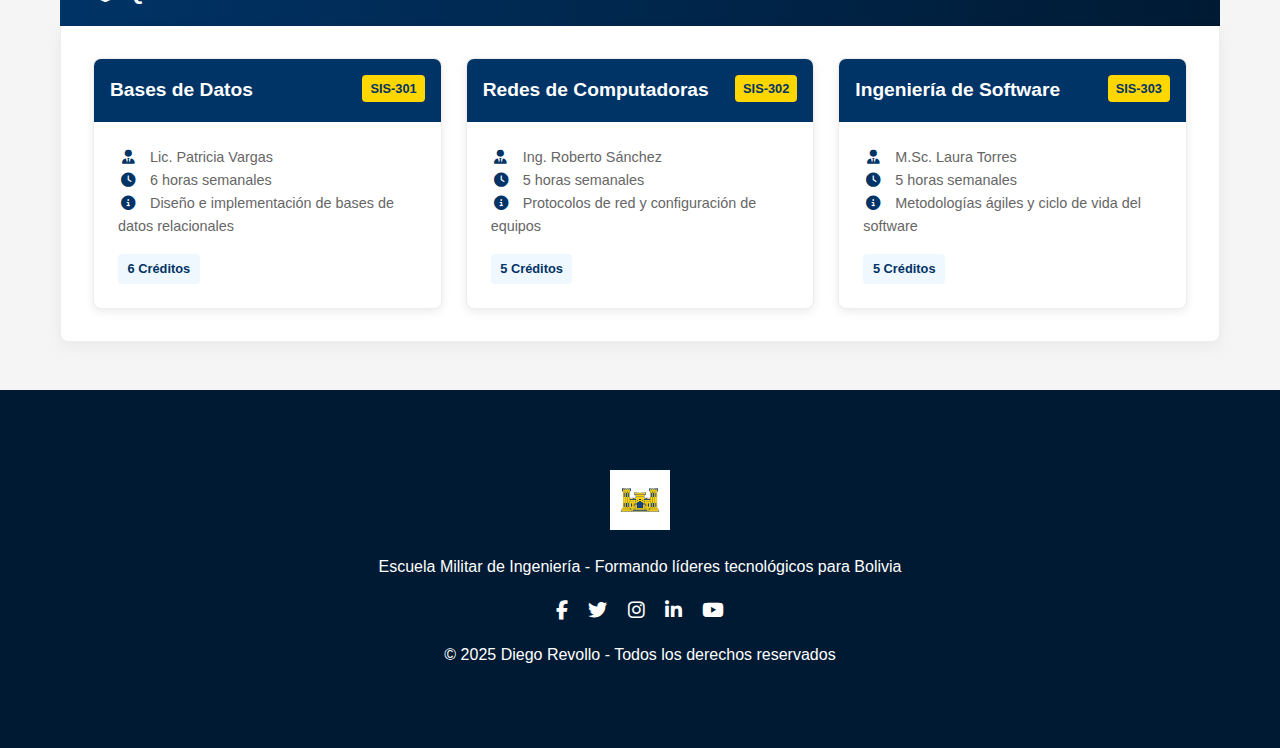
<file: Pagina web sistemas emi/pages/materias.html>
<!DOCTYPE html>
<html lang="es">
<head>
    <meta charset="UTF-8">
    <meta name="viewport" content="width=device-width, initial-scale=1.0">
    <title>EMI - Ingeniería de Sistemas</title>
    <link rel="stylesheet" href="https://cdnjs.cloudflare.com/ajax/libs/font-awesome/6.4.0/css/all.min.css">
    <link rel="stylesheet" href="../src/css/materias.css">
</head>
<body>
    <header>
        <div class="header-content">
            <h1>Escuela Militar de Ingeniería</h1>
            <p class="subtitle">Formando líderes en tecnología e innovación</p>
            <nav>
                <ul>
                    <li><a href="../index.html"><i class="fas fa-home"></i> Inicio</a></li>
                    <li><a href="./docentes.html"><i class="fas fa-graduation-cap"></i> Materias</a></li>
                    <li><a href="#"><i class="fas fa-chalkboard-teacher"></i> Docentes</a></li>
                    <li><a href="./competencia.html"><i class="fas fa-trophy"></i> Competencia</a></li>
                </ul>
            </nav>
        </div>
    </header>
    
    <section class="hero">
        <h2>Ingeniería de Sistemas</h2>
        <p>Descubre el plan de estudios completo de la carrera que combina tecnología, innovación y desarrollo de soluciones digitales para el mundo moderno.</p>
        <a href="#" class="btn"><i class="fas fa-download"></i> Descargar Malla Curricular</a>
    </section>
    
    <div class="container">
        <section class="semester-section">
            <div class="semester-header">
                <h3><i class="fas fa-layer-group"></i> Primer Semestre</h3>
                <i class="fas fa-chevron-down"></i>
            </div>
            <div class="semester-content">
                <div class="subject-card">
                    <div class="subject-header">
                        <h4>Introducción a la Programación</h4>
                        <span class="subject-code">SIS-101</span>
                    </div>
                    <div class="subject-body">
                        <div class="subject-info">
                            <p><i class="fas fa-user-tie"></i> Lic. Juan Pérez</p>
                            <p><i class="fas fa-clock"></i> 4 horas semanales</p>
                            <p><i class="fas fa-info-circle"></i> Fundamentos de algoritmos y programación estructurada</p>
                        </div>
                        <span class="creditos">4 Créditos</span>
                    </div>
                </div>
                
                <div class="subject-card">
                    <div class="subject-header">
                        <h4>Matemáticas I</h4>
                        <span class="subject-code">MAT-101</span>
                    </div>
                    <div class="subject-body">
                        <div class="subject-info">
                            <p><i class="fas fa-user-tie"></i> Ing. María Gómez</p>
                            <p><i class="fas fa-clock"></i> 5 horas semanales</p>
                            <p><i class="fas fa-info-circle"></i> Álgebra lineal y cálculo diferencial</p>
                        </div>
                        <span class="creditos">5 Créditos</span>
                    </div>
                </div>
                
                <div class="subject-card">
                    <div class="subject-header">
                        <h4>Física General</h4>
                        <span class="subject-code">FIS-101</span>
                    </div>
                    <div class="subject-body">
                        <div class="subject-info">
                            <p><i class="fas fa-user-tie"></i> Dr. Carlos Rojas</p>
                            <p><i class="fas fa-clock"></i> 4 horas semanales</p>
                            <p><i class="fas fa-info-circle"></i> Mecánica clásica y termodinámica</p>
                        </div>
                        <span class="creditos">4 Créditos</span>
                    </div>
                </div>
            </div>
        </section>
        
        <section class="semester-section">
            <div class="semester-header">
                <h3><i class="fas fa-layer-group"></i> Segundo Semestre</h3>
                <i class="fas fa-chevron-down"></i>
            </div>
            <div class="semester-content">
                <div class="subject-card">
                    <div class="subject-header">
                        <h4>Estructuras de Datos</h4>
                        <span class="subject-code">SIS-102</span>
                    </div>
                    <div class="subject-body">
                        <div class="subject-info">
                            <p><i class="fas fa-user-tie"></i> M.Sc. Ana Fernández</p>
                            <p><i class="fas fa-clock"></i> 5 horas semanales</p>
                            <p><i class="fas fa-info-circle"></i> Listas, pilas, colas, árboles y grafos</p>
                        </div>
                        <span class="creditos">5 Créditos</span>
                    </div>
                </div>
                
                <div class="subject-card">
                    <div class="subject-header">
                        <h4>Matemáticas II</h4>
                        <span class="subject-code">MAT-102</span>
                    </div>
                    <div class="subject-body">
                        <div class="subject-info">
                            <p><i class="fas fa-user-tie"></i> Ing. María Gómez</p>
                            <p><i class="fas fa-clock"></i> 5 horas semanales</p>
                            <p><i class="fas fa-info-circle"></i> Cálculo integral y ecuaciones diferenciales</p>
                        </div>
                        <span class="creditos">5 Créditos</span>
                    </div>
                </div>
                
                <div class="subject-card">
                    <div class="subject-header">
                        <h4>Arquitectura de Computadoras</h4>
                        <span class="subject-code">SIS-103</span>
                    </div>
                    <div class="subject-body">
                        <div class="subject-info">
                            <p><i class="fas fa-user-tie"></i> Ing. Luis Méndez</p>
                            <p><i class="fas fa-clock"></i> 4 horas semanales</p>
                            <p><i class="fas fa-info-circle"></i> Componentes hardware y ensamblaje</p>
                        </div>
                        <span class="creditos">4 Créditos</span>
                    </div>
                </div>
            </div>
        </section>
        
        <!-- Puedes agregar más semestres aquí -->
        
        <section class="semester-section">
            <div class="semester-header">
                <h3><i class="fas fa-layer-group"></i> Quinto Semestre</h3>
                <i class="fas fa-chevron-down"></i>
            </div>
            <div class="semester-content">
                <div class="subject-card">
                    <div class="subject-header">
                        <h4>Bases de Datos</h4>
                        <span class="subject-code">SIS-301</span>
                    </div>
                    <div class="subject-body">
                        <div class="subject-info">
                            <p><i class="fas fa-user-tie"></i> Lic. Patricia Vargas</p>
                            <p><i class="fas fa-clock"></i> 6 horas semanales</p>
                            <p><i class="fas fa-info-circle"></i> Diseño e implementación de bases de datos relacionales</p>
                        </div>
                        <span class="creditos">6 Créditos</span>
                    </div>
                </div>
                
                <div class="subject-card">
                    <div class="subject-header">
                        <h4>Redes de Computadoras</h4>
                        <span class="subject-code">SIS-302</span>
                    </div>
                    <div class="subject-body">
                        <div class="subject-info">
                            <p><i class="fas fa-user-tie"></i> Ing. Roberto Sánchez</p>
                            <p><i class="fas fa-clock"></i> 5 horas semanales</p>
                            <p><i class="fas fa-info-circle"></i> Protocolos de red y configuración de equipos</p>
                        </div>
                        <span class="creditos">5 Créditos</span>
                    </div>
                </div>
                
                <div class="subject-card">
                    <div class="subject-header">
                        <h4>Ingeniería de Software</h4>
                        <span class="subject-code">SIS-303</span>
                    </div>
                    <div class="subject-body">
                        <div class="subject-info">
                            <p><i class="fas fa-user-tie"></i> M.Sc. Laura Torres</p>
                            <p><i class="fas fa-clock"></i> 5 horas semanales</p>
                            <p><i class="fas fa-info-circle"></i> Metodologías ágiles y ciclo de vida del software</p>
                        </div>
                        <span class="creditos">5 Créditos</span>
                    </div>
                </div>
            </div>
        </section>
    </div>
    
    <footer>
        <div class="container">
            <img src="../src/img/logo.png" alt="Logo EMI" style="height: 60px; margin-bottom: 1rem">
            <p>Escuela Militar de Ingeniería - Formando líderes tecnológicos para Bolivia</p>
            <div class="social-links">
                <a href="#"><i class="fab fa-facebook-f"></i></a>
                <a href="#"><i class="fab fa-twitter"></i></a>
                <a href="#"><i class="fab fa-instagram"></i></a>
                <a href="#"><i class="fab fa-linkedin-in"></i></a>
                <a href="#"><i class="fab fa-youtube"></i></a>
            </div>
            <p>&copy; 2025 Diego Revollo - Todos los derechos reservados</p>
        </div>
    </footer>
    
</body>
</html>
</file>
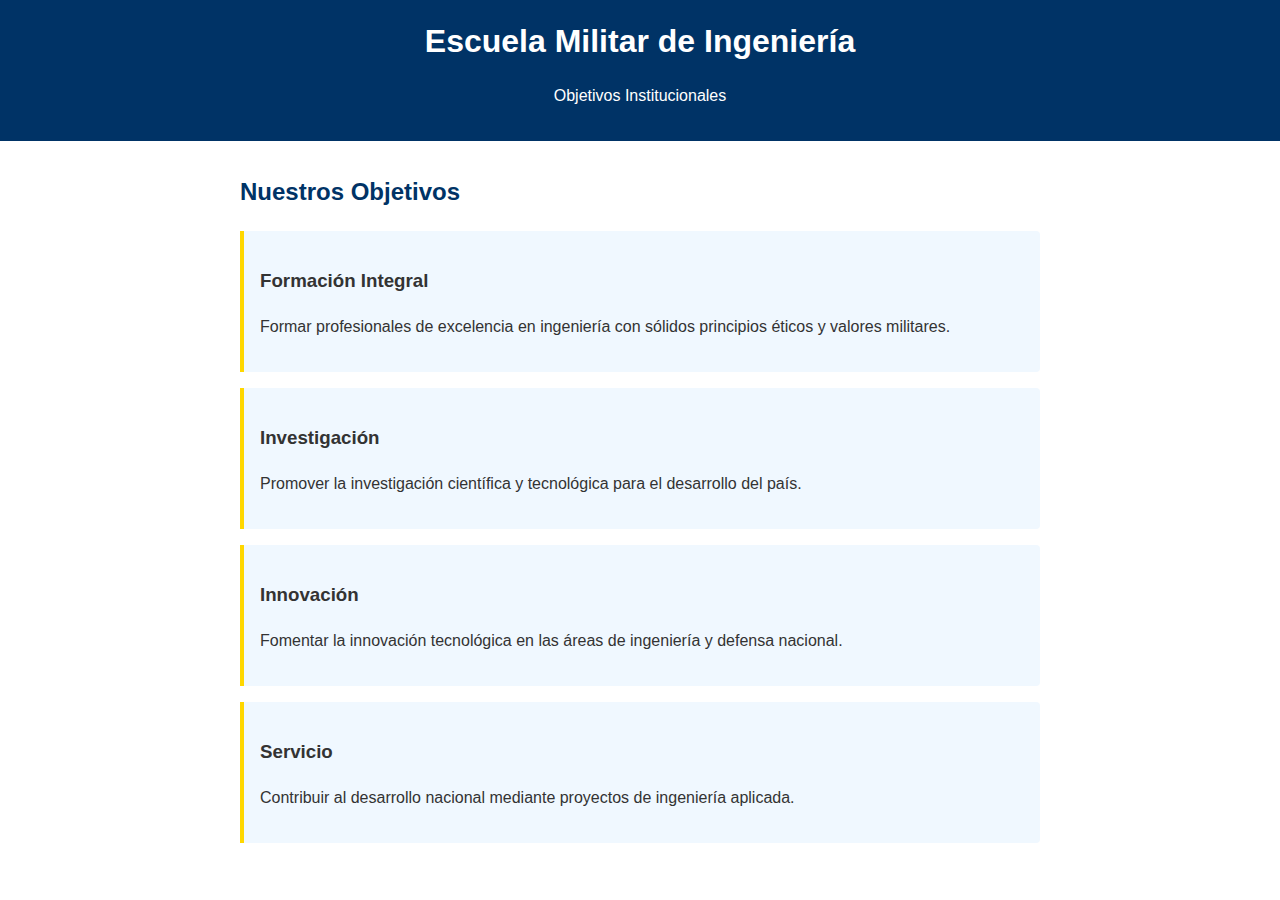
<file: Pagina web sistemas emi/pages/objetivos.html>
<!DOCTYPE html>
<html lang="es">
<head>
    <meta charset="UTF-8">
    <meta name="viewport" content="width=device-width, initial-scale=1.0">
    <title>Objetivos - EMI</title>
    <style>
        :root {
            --emi-blue: #003366;
            --emi-gold: #FFD700;
            --emi-light: #F0F8FF;
        }
        
        body {
            font-family: Arial, sans-serif;
            margin: 0;
            padding: 0;
            line-height: 1.6;
            color: #333;
        }
        
        header {
            background-color: var(--emi-blue);
            color: white;
            padding: 1rem;
            text-align: center;
        }
        header h1 {
            margin: 0;
            color: white;
        }
        
        
        main {
            max-width: 800px;
            margin: 2rem auto;
            padding: 0 1rem;
        }
        
        h1, h2 {
            color: var(--emi-blue);
        }
        
        .objective-card {
            background-color: var(--emi-light);
            border-left: 4px solid var(--emi-gold);
            padding: 1rem;
            margin-bottom: 1rem;
            border-radius: 0 4px 4px 0;
        }
    </style>
</head>
<body>
    <header>
        <h1>Escuela Militar de Ingeniería</h1>
        <p>Objetivos Institucionales</p>
    </header>

    
    <main>
        <h2>Nuestros Objetivos</h2>
        
        <div class="objective-card">
            <h3>Formación Integral</h3>
            <p>Formar profesionales de excelencia en ingeniería con sólidos principios éticos y valores militares.</p>
        </div>
        
        <div class="objective-card">
            <h3>Investigación</h3>
            <p>Promover la investigación científica y tecnológica para el desarrollo del país.</p>
        </div>
        
        <div class="objective-card">
            <h3>Innovación</h3>
            <p>Fomentar la innovación tecnológica en las áreas de ingeniería y defensa nacional.</p>
        </div>
        
        <div class="objective-card">
            <h3>Servicio</h3>
            <p>Contribuir al desarrollo nacional mediante proyectos de ingeniería aplicada.</p>
        </div>
    </main>
</body>
</html>
</file>
<file: src/css/index.css>
:root {
  --emi-blue: #003366;
  --emi-gold: #ffd700;
  --emi-light: #f0f8ff;
  --emi-dark: #001a33;
  --emi-red: #cc0000;
}

* {
  margin: 0;
  padding: 0;
  box-sizing: border-box;
  font-family: "Segoe UI", Tahoma, Geneva, Verdana, sans-serif;
}

body {
  background-color: #f5f5f5;
  color: #333;
  line-height: 1.6;
  padding-top: 80px;
}

.nav1 {
  position: fixed;
  top: 0;
  left: 0;
  width: 100%;
  height: 5rem;
  z-index: 1000;
  display: flex;
  justify-content: space-between;
  align-items: center;
  background-color: var(--emi-dark);
  padding: 0 2rem;
  box-shadow: 0 2px 10px rgba(0, 0, 0, 0.1);
}

.nav-links {
  display: flex;
  list-style: none;
}

.nav1 a {
  padding: 1.5rem 1rem;
  text-decoration: none;
  color: var(--emi-gold);
  font-weight: 500;
  transition: all 0.3s ease;
  position: relative;
}

.nav1 a:hover {
  background-color: var(--emi-blue);
  color: white;
}

.nav1 a::after {
  content: "";
  position: absolute;
  bottom: 0;
  left: 50%;
  transform: translateX(-50%);
  width: 0;
  height: 3px;
  background-color: var(--emi-gold);
  transition: width 0.3s ease;
}

.nav1 a:hover::after {
  width: 70%;
}

.social-links-nav {
  display: flex;
  gap: 1rem;
}

.social-links-nav a {
  padding: 0.5rem;
  font-size: 1.2rem;
}

/* Hero section */
.hero {
  position: relative;
  height: 60vh;
  overflow: hidden;
  display: flex;
  align-items: center;
  justify-content: center;
  color: white;
  text-align: center;
}

.hero::before {
  content: "";
  position: absolute;
  top: 0;
  left: 0;
  width: 100%;
  height: 100%;
  background: linear-gradient(rgba(0, 51, 102, 0.7), rgba(0, 26, 51, 0.8));
  z-index: 1;
}

.hero img {
  position: absolute;
  top: 0;
  left: 0;
  width: 100%;
  height: 100%;
  object-fit: cover;
  z-index: 0;
}

.hero-content {
  position: relative;
  z-index: 2;
  max-width: 800px;
  padding: 0 2rem;
}

.hero h1 {
  font-size: 3rem;
  margin-bottom: 1rem;
  color: var(--emi-gold);
  text-shadow: 2px 2px 4px rgba(0, 0, 0, 0.5);
}

.hero p {
  font-size: 1.2rem;
  margin-bottom: 2rem;
}

/* Contenedor de tarjetas mejorado */
.contenedor {
  display: grid;
  grid-template-columns: repeat(auto-fit, minmax(300px, 1fr));
  gap: 2rem;
  padding: 4rem 2rem;
  max-width: 1200px;
  margin: 0 auto;
}

.texto {
  background-color: white;
  border-radius: 1rem;
  overflow: hidden;
  box-shadow: 0 5px 15px rgba(0, 0, 0, 0.1);
  transition: all 0.3s ease;
  text-decoration: none;
  color: inherit;
}

.texto:hover {
  transform: translateY(-10px);
  box-shadow: 0 15px 30px rgba(0, 0, 0, 0.2);
}

.texto-content {
  padding: 2rem;
}

.texto h1 {
  color: var(--emi-blue);
  margin-bottom: 1rem;
  font-size: 1.8rem;
  border-bottom: 2px solid var(--emi-gold);
  padding-bottom: 0.5rem;
}

.texto p {
  color: #555;
  margin-bottom: 1.5rem;
}

.texto-link {
  display: inline-block;
  color: var(--emi-blue);
  font-weight: 600;
  text-decoration: none;
  transition: all 0.3s ease;
}

.texto-link:hover {
  color: var(--emi-dark);
}

.texto-link i {
  margin-left: 0.5rem;
  transition: transform 0.3s ease;
}

.texto:hover .texto-link i {
  transform: translateX(5px);
}

/* Footer mejorado */
footer {
  background: linear-gradient(135deg, var(--emi-dark), var(--emi-blue));
  color: white;
  padding: 3rem 2rem;
}

.footer-content {
  display: grid;
  grid-template-columns: repeat(auto-fit, minmax(250px, 1fr));
  gap: 2rem;
  max-width: 1200px;
  margin: 0 auto;
}

.footer-section h2 {
  color: var(--emi-gold);
  margin-bottom: 1.5rem;
  font-size: 1.5rem;
}

.footer-section ul {
  list-style: none;
}

.footer-section li {
  margin-bottom: 0.8rem;
}

.footer-section a {
  color: white;
  text-decoration: none;
  transition: color 0.3s ease;
}

.footer-section a:hover {
  color: var(--emi-gold);
}

.contactos {
  display: flex;
  flex-direction: column;
  gap: 1rem;
}

.contactos a {
  color: white;
  text-decoration: none;
  transition: all 0.3s ease;
  display: flex;
  align-items: center;
  gap: 0.8rem;
}

.contactos a:hover {
  color: var(--emi-gold);
  transform: translateX(5px);
}

.contactos i {
  width: 20px;
  text-align: center;
}

.copyright {
  text-align: center;
  padding-top: 2rem;
  margin-top: 2rem;
  border-top: 1px solid rgba(255, 255, 255, 0.1);
}

/* Responsive design */
@media (max-width: 768px) {
  .nav1 {
    flex-direction: column;
    padding: 1rem;
  }

  .nav-links {
    flex-wrap: wrap;
    justify-content: center;
  }

  .nav1 a {
    padding: 0.8rem;
    font-size: 0.9rem;
  }

  .hero h1 {
    font-size: 2rem;
  }

  .hero p {
    font-size: 1rem;
  }

  .contenedor {
    grid-template-columns: 1fr;
    padding: 2rem 1rem;
  }
}
</file>
<file: Pagina web sistemas emi/src/css/index.css>
:root {
  --emi-blue: #003366;
  --emi-gold: #ffd700;
  --emi-light: #f0f8ff;
  --emi-dark: #001a33;
  --emi-red: #cc0000;
}

* {
  margin: 0;
  padding: 0;
  box-sizing: border-box;
  font-family: "Segoe UI", Tahoma, Geneva, Verdana, sans-serif;
}

body {
  background-color: #f5f5f5;
  color: #333;
  line-height: 1.6;
  padding-top: 80px;
}

.nav1 {
  position: fixed;
  top: 0;
  left: 0;
  width: 100%;
  height: 5rem;
  z-index: 1000;
  display: flex;
  justify-content: space-between;
  align-items: center;
  background-color: var(--emi-dark);
  padding: 0 2rem;
  box-shadow: 0 2px 10px rgba(0, 0, 0, 0.1);
}

.nav-links {
  display: flex;
  list-style: none;
}

.nav1 a {
  padding: 1.5rem 1rem;
  text-decoration: none;
  color: var(--emi-gold);
  font-weight: 500;
  transition: all 0.3s ease;
  position: relative;
}

.nav1 a:hover {
  background-color: var(--emi-blue);
  color: white;
}

.nav1 a::after {
  content: "";
  position: absolute;
  bottom: 0;
  left: 50%;
  transform: translateX(-50%);
  width: 0;
  height: 3px;
  background-color: var(--emi-gold);
  transition: width 0.3s ease;
}

.nav1 a:hover::after {
  width: 70%;
}

.social-links-nav {
  display: flex;
  gap: 1rem;
}

.social-links-nav a {
  padding: 0.5rem;
  font-size: 1.2rem;
}

/* Hero section */
.hero {
  position: relative;
  height: 60vh;
  overflow: hidden;
  display: flex;
  align-items: center;
  justify-content: center;
  color: white;
  text-align: center;
}

.hero::before {
  content: "";
  position: absolute;
  top: 0;
  left: 0;
  width: 100%;
  height: 100%;
  background: linear-gradient(rgba(0, 51, 102, 0.7), rgba(0, 26, 51, 0.8));
  z-index: 1;
}

.hero img {
  position: absolute;
  top: 0;
  left: 0;
  width: 100%;
  height: 100%;
  object-fit: cover;
  z-index: 0;
}

.hero-content {
  position: relative;
  z-index: 2;
  max-width: 800px;
  padding: 0 2rem;
}

.hero h1 {
  font-size: 3rem;
  margin-bottom: 1rem;
  color: var(--emi-gold);
  text-shadow: 2px 2px 4px rgba(0, 0, 0, 0.5);
}

.hero p {
  font-size: 1.2rem;
  margin-bottom: 2rem;
}

/* Contenedor de tarjetas mejorado */
.contenedor {
  display: grid;
  grid-template-columns: repeat(auto-fit, minmax(300px, 1fr));
  gap: 2rem;
  padding: 4rem 2rem;
  max-width: 1200px;
  margin: 0 auto;
}

.texto {
  background-color: white;
  border-radius: 1rem;
  overflow: hidden;
  box-shadow: 0 5px 15px rgba(0, 0, 0, 0.1);
  transition: all 0.3s ease;
  text-decoration: none;
  color: inherit;
}

.texto:hover {
  transform: translateY(-10px);
  box-shadow: 0 15px 30px rgba(0, 0, 0, 0.2);
}

.texto-content {
  padding: 2rem;
}

.texto h1 {
  color: var(--emi-blue);
  margin-bottom: 1rem;
  font-size: 1.8rem;
  border-bottom: 2px solid var(--emi-gold);
  padding-bottom: 0.5rem;
}

.texto p {
  color: #555;
  margin-bottom: 1.5rem;
}

.texto-link {
  display: inline-block;
  color: var(--emi-blue);
  font-weight: 600;
  text-decoration: none;
  transition: all 0.3s ease;
}

.texto-link:hover {
  color: var(--emi-dark);
}

.texto-link i {
  margin-left: 0.5rem;
  transition: transform 0.3s ease;
}

.texto:hover .texto-link i {
  transform: translateX(5px);
}

/* Footer mejorado */
footer {
  background: linear-gradient(135deg, var(--emi-dark), var(--emi-blue));
  color: white;
  padding: 3rem 2rem;
}

.footer-content {
  display: grid;
  grid-template-columns: repeat(auto-fit, minmax(250px, 1fr));
  gap: 2rem;
  max-width: 1200px;
  margin: 0 auto;
}

.footer-section h2 {
  color: var(--emi-gold);
  margin-bottom: 1.5rem;
  font-size: 1.5rem;
}

.footer-section ul {
  list-style: none;
}

.footer-section li {
  margin-bottom: 0.8rem;
}

.footer-section a {
  color: white;
  text-decoration: none;
  transition: color 0.3s ease;
}

.footer-section a:hover {
  color: var(--emi-gold);
}

.contactos {
  display: flex;
  flex-direction: column;
  gap: 1rem;
}

.contactos a {
  color: white;
  text-decoration: none;
  transition: all 0.3s ease;
  display: flex;
  align-items: center;
  gap: 0.8rem;
}

.contactos a:hover {
  color: var(--emi-gold);
  transform: translateX(5px);
}

.contactos i {
  width: 20px;
  text-align: center;
}

.copyright {
  text-align: center;
  padding-top: 2rem;
  margin-top: 2rem;
  border-top: 1px solid rgba(255, 255, 255, 0.1);
}

/* Responsive design */
@media (max-width: 768px) {
  .nav1 {
    flex-direction: column;
    padding: 1rem;
  }

  .nav-links {
    flex-wrap: wrap;
    justify-content: center;
  }

  .nav1 a {
    padding: 0.8rem;
    font-size: 0.9rem;
  }

  .hero h1 {
    font-size: 2rem;
  }

  .hero p {
    font-size: 1rem;
  }

  .contenedor {
    grid-template-columns: 1fr;
    padding: 2rem 1rem;
  }
}
</file>
<file: src/css/competencia.css>
:root {
    --emi-blue: #003366;
    --emi-gold: #FFD700;
    --emi-light: #F0F8FF;
    --emi-dark: #001a33;
    --emi-red: #CC0000;
}

* {
    margin: 0;
    padding: 0;
    box-sizing: border-box;
    font-family: 'Segoe UI', Tahoma, Geneva, Verdana, sans-serif;
}

body {
    background-color: #f5f5f5;
    color: #333;
    line-height: 1.6;
    padding-top: 80px;
}

/* Navbar */
.nav1 {
    position: fixed;
    top: 0;
    left: 0;
    width: 100%;
    z-index: 1000;
    display: flex;
    justify-content: space-between;
    align-items: center;
    background-color: var(--emi-dark);
    padding: 2rem;
}

.nav-links {
    display: flex;
    list-style: none;
}

.nav1 a {
    padding: 1.5rem 1rem;
    text-decoration: none;
    color: var(--emi-gold);
    font-weight: 500;
    transition: all 0.3s ease;
    position: relative;
}

.nav1 a:hover {
    background-color: var(--emi-blue);
    color: white;
}

.social-links-nav {
    display: flex;
    gap: 1rem;
}

/* Hero Section */
.competence-hero {
    background: linear-gradient(rgba(0, 51, 102, 0.8), rgba(0, 26, 51, 0.9)), url('../img/fondo1.jpg');
    background-size: cover;
    background-position: center;
    color: white;
    padding: 5rem 2rem;
    text-align: center;
}

.competence-hero h1 {
    font-size: 3rem;
    margin-bottom: 1rem;
    color: var(--emi-gold);
}

.competence-hero p {
    font-size: 1.2rem;
    max-width: 800px;
    margin: 0 auto;
}

/* Competence Sections */
.competence-container {
    max-width: 1200px;
    margin: 3rem auto;
    padding: 0 2rem;
}

.competence-section {
    margin-bottom: 3rem;
    background-color: white;
    border-radius: 8px;
    overflow: hidden;
    box-shadow: 0 5px 15px rgba(0, 0, 0, 0.05);
}

.competence-header {
    background: linear-gradient(90deg, var(--emi-blue), var(--emi-dark));
    color: white;
    padding: 1.5rem 2rem;
    display: flex;
    align-items: center;
    cursor: pointer;
}

.competence-header h2 {
    margin-left: 1rem;
}

.competence-icon {
    font-size: 1.8rem;
    color: var(--emi-gold);
}

.competence-content {
    padding: 2rem;
}

.competence-grid {
    display: grid;
    grid-template-columns: repeat(auto-fill, minmax(300px, 1fr));
    gap: 1.5rem;
}

.competence-card {
    background-color: var(--emi-light);
    border-left: 4px solid var(--emi-gold);
    padding: 1.5rem;
    border-radius: 0 8px 8px 0;
    transition: all 0.3s ease;
}

.competence-card:hover {
    transform: translateY(-5px);
    box-shadow: 0 10px 20px rgba(0, 0, 0, 0.1);
}

.competence-card h3 {
    color: var(--emi-blue);
    margin-bottom: 1rem;
    display: flex;
    align-items: center;
}

.competence-card h3 i {
    margin-right: 0.8rem;
    color: var(--emi-gold);
}

.competence-card ul {
    list-style-position: inside;
    padding-left: 0.5rem;
}

.competence-card li {
    margin-bottom: 0.5rem;
}

.container {
    max-width: 1200px;
    margin: 3rem auto;
    padding: 0 20px;
}

/* Learning Path */
.learning-path {
    margin-top: 5rem;
    text-align: center;
}

.learning-path h2 {
    color: var(--emi-blue);
    margin-bottom: 2rem;
    font-size: 2rem;
}

.path-container {
    position: relative;
    max-width: 1000px;
    margin: 0 auto;
    padding: 2rem 0;
}

.path-line {
    position: absolute;
    top: 0;
    left: 50%;
    transform: translateX(-50%);
    width: 4px;
    height: 100%;
    background-color: var(--emi-gold);
    z-index: 1;
}

.path-item {
    position: relative;
    margin-bottom: 3rem;
    z-index: 2;
    width: 50%;
    padding: 0 3rem;
    box-sizing: border-box;
}

.path-item:nth-child(odd) {
    margin-left: 0;
    margin-right: auto;
    text-align: right;
}

.path-item:nth-child(even) {
    margin-left: auto;
    margin-right: 0;
    text-align: left;
}

.path-content {
    background-color: white;
    padding: 1.5rem;
    border-radius: 8px;
    box-shadow: 0 3px 10px rgba(0, 0, 0, 0.08);
    position: relative;
}

.path-item:nth-child(odd) .path-content::after {
    content: '';
    position: absolute;
    top: 50%;
    right: -10px;
    transform: translateY(-50%);
    width: 0;
    height: 0;
    border-top: 10px solid transparent;
    border-bottom: 10px solid transparent;
    border-left: 10px solid white;
}

.path-item:nth-child(even) .path-content::after {
    content: '';
    position: absolute;
    top: 50%;
    left: -10px;
    transform: translateY(-50%);
    width: 0;
    height: 0;
    border-top: 10px solid transparent;
    border-bottom: 10px solid transparent;
    border-right: 10px solid white;
}

.path-year {
    display: inline-block;
    background-color: var(--emi-gold);
    color: var(--emi-blue);
    padding: 0.5rem 1rem;
    border-radius: 20px;
    font-weight: bold;
    margin-bottom: 1rem;
}

.social-links {
    display: flex;
    gap: 0.5rem;
}

.social-links a {
    color: #777;
    transition: color 0.3s ease;
}

.social-links a:hover {
    color: var(--emi-blue);
}

/* Responsive */
@media (max-width: 768px) {
    .nav1 {
        flex-direction: column;
        padding: 1rem;
    }
    
    .nav-links {
        flex-wrap: wrap;
        justify-content: center;
    }
    
    .nav1 a {
        padding: 0.8rem;
        font-size: 0.9rem;
    }
    
    .competence-hero h1 {
        font-size: 2rem;
    }
    
    .path-item {
        width: 100%;
        padding: 0 1rem 0 3rem;
        text-align: left !important;
    }
    
    .path-item:nth-child(odd) .path-content::after {
        left: -10px;
        right: auto;
        border-left: none;
        border-right: 10px solid white;
    }
    
    .path-line {
        left: 30px;
    }
}
</file>
<file: src/css/materias.css>
:root {
    --emi-blue: #003366;
    --emi-gold: #FFD700;
    --emi-light: #F0F8FF;
    --emi-dark: #001a33;
}

* {
    margin: 0;
    padding: 0;
    box-sizing: border-box;
    font-family: 'Segoe UI', Tahoma, Geneva, Verdana, sans-serif;
}

body {
    background-color: #f5f5f5;
    color: #333;
    line-height: 1.6;
}

header {
    background: linear-gradient(135deg, var(--emi-blue), var(--emi-dark));
    color: white;
    padding: 2rem 0;
    text-align: center;
    box-shadow: 0 4px 12px rgba(0, 0, 0, 0.1);
    position: relative;
    overflow: hidden;
}

header::before {
    content: "";
    position: absolute;
    top: 0;
    left: 0;
    width: 100%;
    height: 100%;
    background: url('https://www.emi.edu.bo/wp-content/uploads/2021/03/emi-logo.png') no-repeat center center;
    background-size: contain;
    opacity: 0.1;
    z-index: 0;
}

.header-content {
    position: relative;
    z-index: 1;
    max-width: 1200px;
    margin: 0 auto;
    padding: 0 20px;
}

h1 {
    font-size: 2.5rem;
    margin-bottom: 0.5rem;
    color: var(--emi-gold);
    text-shadow: 2px 2px 4px rgba(0, 0, 0, 0.3);
}

.subtitle {
    font-size: 1.2rem;
    opacity: 0.9;
    margin-bottom: 1.5rem;
}

nav {
    background-color: rgba(0, 0, 0, 0.2);
    border-radius: 50px;
    padding: 0.8rem;
    display: inline-block;
    backdrop-filter: blur(5px);
}

nav ul {
    display: flex;
    list-style: none;
    gap: 1.5rem;
}

nav a {
    color: white;
    text-decoration: none;
    font-weight: 500;
    padding: 0.5rem 1rem;
    border-radius: 30px;
    transition: all 0.3s ease;
}

nav a:hover {
    background-color: var(--emi-gold);
    color: var(--emi-blue);
}

.hero {
    background: linear-gradient(rgba(0, 51, 102, 0.8), rgba(0, 26, 51, 0.9)), url('https://images.unsplash.com/photo-1550751827-4bd374c3f58b?ixlib=rb-4.0.3&ixid=M3wxMjA3fDB8MHxwaG90by1wYWdlfHx8fGVufDB8fHx8fA%3D%3D&auto=format&fit=crop&w=1470&q=80');
    background-size: cover;
    background-position: center;
    color: white;
    padding: 5rem 0;
    text-align: center;
}

.hero h2 {
    font-size: 3rem;
    margin-bottom: 1rem;
    animation: fadeInUp 1s ease;
}

.hero p {
    font-size: 1.2rem;
    max-width: 800px;
    margin: 0 auto 2rem;
    animation: fadeInUp 1s ease 0.2s forwards;
    opacity: 0;
}

.btn {
    display: inline-block;
    background-color: var(--emi-gold);
    color: var(--emi-blue);
    padding: 0.8rem 2rem;
    border-radius: 50px;
    text-decoration: none;
    font-weight: bold;
    transition: all 0.3s ease;
    animation: fadeInUp 1s ease 0.4s forwards;
    opacity: 0;
    border: none;
    cursor: pointer;
    box-shadow: 0 4px 15px rgba(255, 215, 0, 0.3);
}

.btn:hover {
    transform: translateY(-3px);
    box-shadow: 0 6px 20px rgba(255, 215, 0, 0.4);
}

.container {
    max-width: 1200px;
    margin: 3rem auto;
    padding: 0 20px;
}

.semester-section {
    margin-bottom: 3rem;
}

.semester-header {
    background: linear-gradient(90deg, var(--emi-blue), var(--emi-dark));
    color: white;
    padding: 1rem 2rem;
    border-radius: 8px 8px 0 0;
    display: flex;
    justify-content: space-between;
    align-items: center;
    cursor: pointer;
    transition: all 0.3s ease;
}

.semester-header:hover {
    background: linear-gradient(90deg, var(--emi-dark), var(--emi-blue));
}

.semester-header h3 {
    font-size: 1.5rem;
    margin: 0;
}

.semester-header i {
    transition: transform 0.3s ease;
}

.semester-content {
    display: grid;
    grid-template-columns: repeat(auto-fill, minmax(300px, 1fr));
    gap: 1.5rem;
    padding: 2rem;
    background-color: white;
    border-radius: 0 0 8px 8px;
    box-shadow: 0 5px 15px rgba(0, 0, 0, 0.05);
    border: 1px solid #eee;
    border-top: none;
}

.subject-card {
    background-color: white;
    border-radius: 8px;
    overflow: hidden;
    box-shadow: 0 3px 10px rgba(0, 0, 0, 0.08);
    transition: all 0.3s ease;
    border: 1px solid #eee;
}

.subject-card:hover {
    transform: translateY(-5px);
    box-shadow: 0 10px 25px rgba(0, 0, 0, 0.1);
}

.subject-header {
    background-color: var(--emi-blue);
    color: white;
    padding: 1rem;
    position: relative;
}

.subject-header h4 {
    margin: 0;
    font-size: 1.2rem;
}

.subject-code {
    position: absolute;
    top: 1rem;
    right: 1rem;
    background-color: var(--emi-gold);
    color: var(--emi-blue);
    padding: 0.2rem 0.5rem;
    border-radius: 4px;
    font-size: 0.8rem;
    font-weight: bold;
}

.subject-body {
    padding: 1.5rem;
}

.subject-info {
    margin-bottom: 1rem;
    font-size: 0.9rem;
    color: #666;
}

.subject-info i {
    color: var(--emi-blue);
    margin-right: 0.5rem;
    width: 20px;
    text-align: center;
}

.creditos {
    display: inline-block;
    background-color: var(--emi-light);
    color: var(--emi-blue);
    padding: 0.3rem 0.6rem;
    border-radius: 4px;
    font-weight: bold;
    font-size: 0.8rem;
}

footer {
    background-color: var(--emi-dark);
    color: white;
    text-align: center;
    padding: 2rem 0;
    margin-top: 3rem;
}

.social-links {
    margin: 1rem 0;
}

.social-links a {
    color: white;
    margin: 0 0.5rem;
    font-size: 1.2rem;
    transition: color 0.3s ease;
}

.social-links a:hover {
    color: var(--emi-gold);
}

@keyframes fadeInUp {
    from {
        opacity: 0;
        transform: translateY(20px);
    }
    to {
        opacity: 1;
        transform: translateY(0);
    }
}

/* Responsive design */
@media (max-width: 768px) {
    nav ul {
        flex-direction: column;
        gap: 0.5rem;
    }
    
    .semester-content {
        grid-template-columns: 1fr;
    }
    
    h1 {
        font-size: 2rem;
    }
    
    .hero h2 {
        font-size: 2rem;
    }
}
</file>
<file: Pagina web sistemas emi/src/css/competencia.css>
:root {
    --emi-blue: #003366;
    --emi-gold: #FFD700;
    --emi-light: #F0F8FF;
    --emi-dark: #001a33;
    --emi-red: #CC0000;
}

* {
    margin: 0;
    padding: 0;
    box-sizing: border-box;
    font-family: 'Segoe UI', Tahoma, Geneva, Verdana, sans-serif;
}

body {
    background-color: #f5f5f5;
    color: #333;
    line-height: 1.6;
    padding-top: 80px;
}

/* Navbar */
.nav1 {
    position: fixed;
    top: 0;
    left: 0;
    width: 100%;
    z-index: 1000;
    display: flex;
    justify-content: space-between;
    align-items: center;
    background-color: var(--emi-dark);
    padding: 2rem;
}

.nav-links {
    display: flex;
    list-style: none;
}

.nav1 a {
    padding: 1.5rem 1rem;
    text-decoration: none;
    color: var(--emi-gold);
    font-weight: 500;
    transition: all 0.3s ease;
    position: relative;
}

.nav1 a:hover {
    background-color: var(--emi-blue);
    color: white;
}

.social-links-nav {
    display: flex;
    gap: 1rem;
}

/* Hero Section */
.competence-hero {
    background: linear-gradient(rgba(0, 51, 102, 0.8), rgba(0, 26, 51, 0.9)), url('../img/fondo1.jpg');
    background-size: cover;
    background-position: center;
    color: white;
    padding: 5rem 2rem;
    text-align: center;
}

.competence-hero h1 {
    font-size: 3rem;
    margin-bottom: 1rem;
    color: var(--emi-gold);
}

.competence-hero p {
    font-size: 1.2rem;
    max-width: 800px;
    margin: 0 auto;
}

/* Competence Sections */
.competence-container {
    max-width: 1200px;
    margin: 3rem auto;
    padding: 0 2rem;
}

.competence-section {
    margin-bottom: 3rem;
    background-color: white;
    border-radius: 8px;
    overflow: hidden;
    box-shadow: 0 5px 15px rgba(0, 0, 0, 0.05);
}

.competence-header {
    background: linear-gradient(90deg, var(--emi-blue), var(--emi-dark));
    color: white;
    padding: 1.5rem 2rem;
    display: flex;
    align-items: center;
    cursor: pointer;
}

.competence-header h2 {
    margin-left: 1rem;
}

.competence-icon {
    font-size: 1.8rem;
    color: var(--emi-gold);
}

.competence-content {
    padding: 2rem;
}

.competence-grid {
    display: grid;
    grid-template-columns: repeat(auto-fill, minmax(300px, 1fr));
    gap: 1.5rem;
}

.competence-card {
    background-color: var(--emi-light);
    border-left: 4px solid var(--emi-gold);
    padding: 1.5rem;
    border-radius: 0 8px 8px 0;
    transition: all 0.3s ease;
}

.competence-card:hover {
    transform: translateY(-5px);
    box-shadow: 0 10px 20px rgba(0, 0, 0, 0.1);
}

.competence-card h3 {
    color: var(--emi-blue);
    margin-bottom: 1rem;
    display: flex;
    align-items: center;
}

.competence-card h3 i {
    margin-right: 0.8rem;
    color: var(--emi-gold);
}

.competence-card ul {
    list-style-position: inside;
    padding-left: 0.5rem;
}

.competence-card li {
    margin-bottom: 0.5rem;
}

.container {
    max-width: 1200px;
    margin: 3rem auto;
    padding: 0 20px;
}

/* Learning Path */
.learning-path {
    margin-top: 5rem;
    text-align: center;
}

.learning-path h2 {
    color: var(--emi-blue);
    margin-bottom: 2rem;
    font-size: 2rem;
}

.path-container {
    position: relative;
    max-width: 1000px;
    margin: 0 auto;
    padding: 2rem 0;
}

.path-line {
    position: absolute;
    top: 0;
    left: 50%;
    transform: translateX(-50%);
    width: 4px;
    height: 100%;
    background-color: var(--emi-gold);
    z-index: 1;
}

.path-item {
    position: relative;
    margin-bottom: 3rem;
    z-index: 2;
    width: 50%;
    padding: 0 3rem;
    box-sizing: border-box;
}

.path-item:nth-child(odd) {
    margin-left: 0;
    margin-right: auto;
    text-align: right;
}

.path-item:nth-child(even) {
    margin-left: auto;
    margin-right: 0;
    text-align: left;
}

.path-content {
    background-color: white;
    padding: 1.5rem;
    border-radius: 8px;
    box-shadow: 0 3px 10px rgba(0, 0, 0, 0.08);
    position: relative;
}

.path-item:nth-child(odd) .path-content::after {
    content: '';
    position: absolute;
    top: 50%;
    right: -10px;
    transform: translateY(-50%);
    width: 0;
    height: 0;
    border-top: 10px solid transparent;
    border-bottom: 10px solid transparent;
    border-left: 10px solid white;
}

.path-item:nth-child(even) .path-content::after {
    content: '';
    position: absolute;
    top: 50%;
    left: -10px;
    transform: translateY(-50%);
    width: 0;
    height: 0;
    border-top: 10px solid transparent;
    border-bottom: 10px solid transparent;
    border-right: 10px solid white;
}

.path-year {
    display: inline-block;
    background-color: var(--emi-gold);
    color: var(--emi-blue);
    padding: 0.5rem 1rem;
    border-radius: 20px;
    font-weight: bold;
    margin-bottom: 1rem;
}

.social-links {
    display: flex;
    gap: 0.5rem;
}

.social-links a {
    color: #777;
    transition: color 0.3s ease;
}

.social-links a:hover {
    color: var(--emi-blue);
}

/* Responsive */
@media (max-width: 768px) {
    .nav1 {
        flex-direction: column;
        padding: 1rem;
    }
    
    .nav-links {
        flex-wrap: wrap;
        justify-content: center;
    }
    
    .nav1 a {
        padding: 0.8rem;
        font-size: 0.9rem;
    }
    
    .competence-hero h1 {
        font-size: 2rem;
    }
    
    .path-item {
        width: 100%;
        padding: 0 1rem 0 3rem;
        text-align: left !important;
    }
    
    .path-item:nth-child(odd) .path-content::after {
        left: -10px;
        right: auto;
        border-left: none;
        border-right: 10px solid white;
    }
    
    .path-line {
        left: 30px;
    }
}
</file>
<file: Pagina web sistemas emi/src/css/materias.css>
:root {
    --emi-blue: #003366;
    --emi-gold: #FFD700;
    --emi-light: #F0F8FF;
    --emi-dark: #001a33;
}

* {
    margin: 0;
    padding: 0;
    box-sizing: border-box;
    font-family: 'Segoe UI', Tahoma, Geneva, Verdana, sans-serif;
}

body {
    background-color: #f5f5f5;
    color: #333;
    line-height: 1.6;
}

header {
    background: linear-gradient(135deg, var(--emi-blue), var(--emi-dark));
    color: white;
    padding: 2rem 0;
    text-align: center;
    box-shadow: 0 4px 12px rgba(0, 0, 0, 0.1);
    position: relative;
    overflow: hidden;
}

header::before {
    content: "";
    position: absolute;
    top: 0;
    left: 0;
    width: 100%;
    height: 100%;
    background: url('https://www.emi.edu.bo/wp-content/uploads/2021/03/emi-logo.png') no-repeat center center;
    background-size: contain;
    opacity: 0.1;
    z-index: 0;
}

.header-content {
    position: relative;
    z-index: 1;
    max-width: 1200px;
    margin: 0 auto;
    padding: 0 20px;
}

h1 {
    font-size: 2.5rem;
    margin-bottom: 0.5rem;
    color: var(--emi-gold);
    text-shadow: 2px 2px 4px rgba(0, 0, 0, 0.3);
}

.subtitle {
    font-size: 1.2rem;
    opacity: 0.9;
    margin-bottom: 1.5rem;
}

nav {
    background-color: rgba(0, 0, 0, 0.2);
    border-radius: 50px;
    padding: 0.8rem;
    display: inline-block;
    backdrop-filter: blur(5px);
}

nav ul {
    display: flex;
    list-style: none;
    gap: 1.5rem;
}

nav a {
    color: white;
    text-decoration: none;
    font-weight: 500;
    padding: 0.5rem 1rem;
    border-radius: 30px;
    transition: all 0.3s ease;
}

nav a:hover {
    background-color: var(--emi-gold);
    color: var(--emi-blue);
}

.hero {
    background: linear-gradient(rgba(0, 51, 102, 0.8), rgba(0, 26, 51, 0.9)), url('https://images.unsplash.com/photo-1550751827-4bd374c3f58b?ixlib=rb-4.0.3&ixid=M3wxMjA3fDB8MHxwaG90by1wYWdlfHx8fGVufDB8fHx8fA%3D%3D&auto=format&fit=crop&w=1470&q=80');
    background-size: cover;
    background-position: center;
    color: white;
    padding: 5rem 0;
    text-align: center;
}

.hero h2 {
    font-size: 3rem;
    margin-bottom: 1rem;
    animation: fadeInUp 1s ease;
}

.hero p {
    font-size: 1.2rem;
    max-width: 800px;
    margin: 0 auto 2rem;
    animation: fadeInUp 1s ease 0.2s forwards;
    opacity: 0;
}

.btn {
    display: inline-block;
    background-color: var(--emi-gold);
    color: var(--emi-blue);
    padding: 0.8rem 2rem;
    border-radius: 50px;
    text-decoration: none;
    font-weight: bold;
    transition: all 0.3s ease;
    animation: fadeInUp 1s ease 0.4s forwards;
    opacity: 0;
    border: none;
    cursor: pointer;
    box-shadow: 0 4px 15px rgba(255, 215, 0, 0.3);
}

.btn:hover {
    transform: translateY(-3px);
    box-shadow: 0 6px 20px rgba(255, 215, 0, 0.4);
}

.container {
    max-width: 1200px;
    margin: 3rem auto;
    padding: 0 20px;
}

.semester-section {
    margin-bottom: 3rem;
}

.semester-header {
    background: linear-gradient(90deg, var(--emi-blue), var(--emi-dark));
    color: white;
    padding: 1rem 2rem;
    border-radius: 8px 8px 0 0;
    display: flex;
    justify-content: space-between;
    align-items: center;
    cursor: pointer;
    transition: all 0.3s ease;
}

.semester-header:hover {
    background: linear-gradient(90deg, var(--emi-dark), var(--emi-blue));
}

.semester-header h3 {
    font-size: 1.5rem;
    margin: 0;
}

.semester-header i {
    transition: transform 0.3s ease;
}

.semester-content {
    display: grid;
    grid-template-columns: repeat(auto-fill, minmax(300px, 1fr));
    gap: 1.5rem;
    padding: 2rem;
    background-color: white;
    border-radius: 0 0 8px 8px;
    box-shadow: 0 5px 15px rgba(0, 0, 0, 0.05);
    border: 1px solid #eee;
    border-top: none;
}

.subject-card {
    background-color: white;
    border-radius: 8px;
    overflow: hidden;
    box-shadow: 0 3px 10px rgba(0, 0, 0, 0.08);
    transition: all 0.3s ease;
    border: 1px solid #eee;
}

.subject-card:hover {
    transform: translateY(-5px);
    box-shadow: 0 10px 25px rgba(0, 0, 0, 0.1);
}

.subject-header {
    background-color: var(--emi-blue);
    color: white;
    padding: 1rem;
    position: relative;
}

.subject-header h4 {
    margin: 0;
    font-size: 1.2rem;
}

.subject-code {
    position: absolute;
    top: 1rem;
    right: 1rem;
    background-color: var(--emi-gold);
    color: var(--emi-blue);
    padding: 0.2rem 0.5rem;
    border-radius: 4px;
    font-size: 0.8rem;
    font-weight: bold;
}

.subject-body {
    padding: 1.5rem;
}

.subject-info {
    margin-bottom: 1rem;
    font-size: 0.9rem;
    color: #666;
}

.subject-info i {
    color: var(--emi-blue);
    margin-right: 0.5rem;
    width: 20px;
    text-align: center;
}

.creditos {
    display: inline-block;
    background-color: var(--emi-light);
    color: var(--emi-blue);
    padding: 0.3rem 0.6rem;
    border-radius: 4px;
    font-weight: bold;
    font-size: 0.8rem;
}

footer {
    background-color: var(--emi-dark);
    color: white;
    text-align: center;
    padding: 2rem 0;
    margin-top: 3rem;
}

.social-links {
    margin: 1rem 0;
}

.social-links a {
    color: white;
    margin: 0 0.5rem;
    font-size: 1.2rem;
    transition: color 0.3s ease;
}

.social-links a:hover {
    color: var(--emi-gold);
}

@keyframes fadeInUp {
    from {
        opacity: 0;
        transform: translateY(20px);
    }
    to {
        opacity: 1;
        transform: translateY(0);
    }
}

/* Responsive design */
@media (max-width: 768px) {
    nav ul {
        flex-direction: column;
        gap: 0.5rem;
    }
    
    .semester-content {
        grid-template-columns: 1fr;
    }
    
    h1 {
        font-size: 2rem;
    }
    
    .hero h2 {
        font-size: 2rem;
    }
}
</file>
